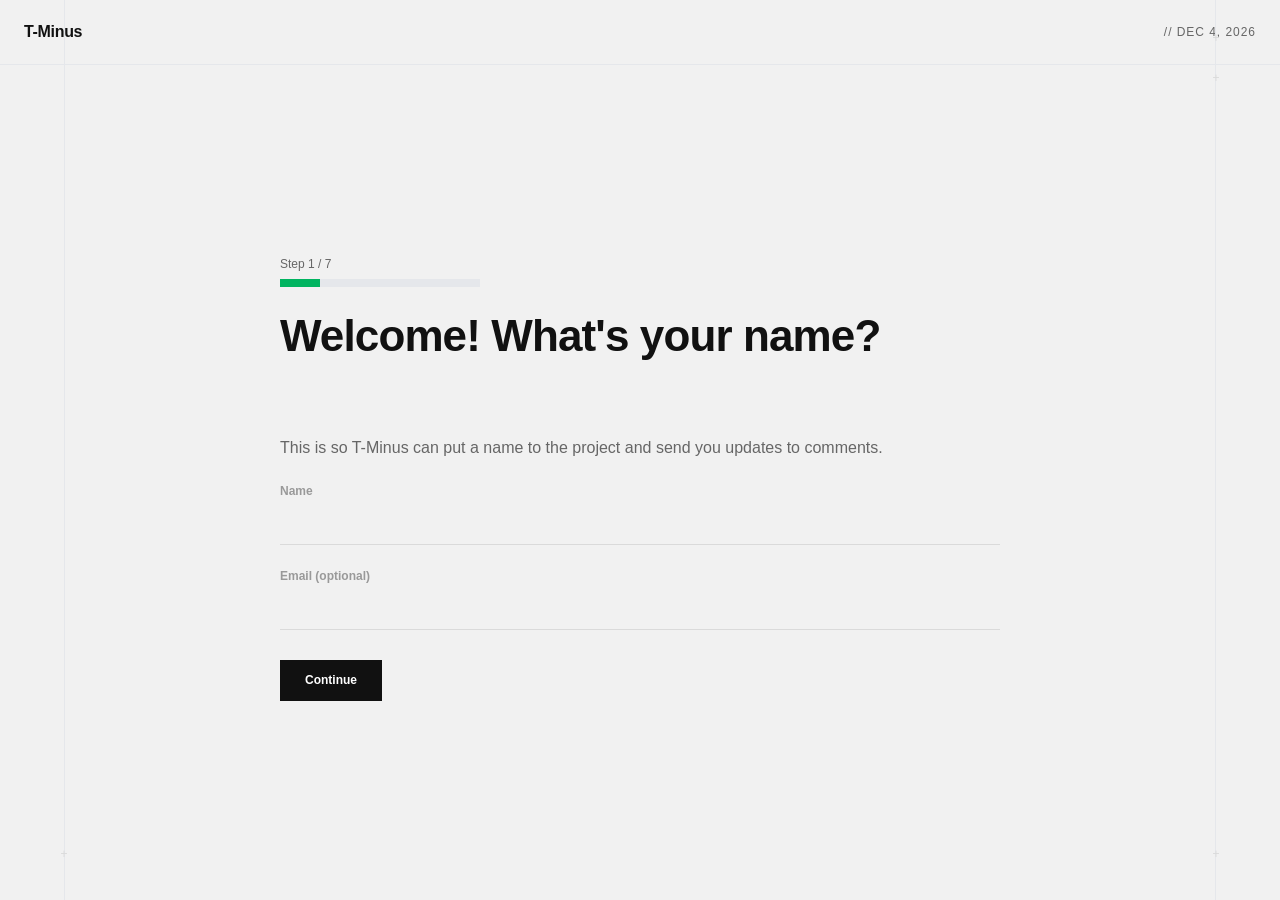
<file: index.html>
<!DOCTYPE html>
<html lang="en">
  <head>
    <meta charset="UTF-8" />
    <meta name="viewport" content="width=device-width, initial-scale=1.0" />
    <title>T-Minus</title>
    <link rel="stylesheet" href="styles.css" />
  </head>
  <body>
    <header class="masthead">
      <div class="masthead-inner">
        <div class="wordmark">
          <span>T-Minus</span>
        </div>
        <span class="masthead-date" id="masthead-date"></span>
      </div>
    </header>

    <!-- ONBOARDING -->
    <main class="screen" id="screen-onboarding">
      <!-- technical-drawing accent: two full-height rules (crossing
           the masthead, viewport-fixed), a pair of crosshairs stacked
           near the top of the right one (echoing the masthead's own
           date tag), and one at the foot of each — purely decorative -->
      <div class="flow-tech-lines" aria-hidden="true">
        <span class="tech-line is-left"></span>
        <span class="tech-line is-right"></span>
        <span class="crosshair head-right-1">+</span>
        <span class="crosshair head-right-2">+</span>
        <span class="crosshair foot-left">+</span>
        <span class="crosshair foot-right">+</span>
      </div>

      <section class="wizard">
        <div class="wizard-head">
          <p class="micro" id="step-index">Step 1 / 7</p>
          <div class="progress" aria-hidden="true">
            <span class="progress-fill" id="progress-fill"></span>
          </div>
          <h1 id="step-title">Welcome! What's your name?</h1>
          <p class="lede" id="step-lede">
            This is so T-Minus can put a name to the project and send you updates to comments.
          </p>
        </div>

        <form id="wizard-form" novalidate>
          <!-- 1 -->
          <fieldset class="step is-active" data-step="1">
            <label class="field">
              <span class="micro">Name</span>
              <input id="in-creator-name" type="text" />
            </label>
            <label class="field">
              <span class="micro">Email (optional)</span>
              <input id="in-creator-email" type="email" />
            </label>
          </fieldset>

          <!-- 2 -->
          <fieldset class="step" data-step="2">
            <label class="field">
              <span class="micro">Github link</span>
              <input id="in-repo" type="url" />
            </label>
            <label class="field">
              <span class="micro-row">
                <span class="micro">GitHub token (required)</span>
                <button type="button" class="info-toggle-btn" id="token-info-toggle" aria-label="Why this is required and how to get one">
                  ⓘ
                </button>
              </span>
              <input id="in-token" type="password" autocomplete="off" />
            </label>
          </fieldset>

          <!-- TOKEN INFO POPOVER (child modal, appears below the token field) -->
          <div class="modal tag-modal is-hidden" id="token-info-modal">
            <div class="modal-head">
              <span class="micro">Getting a token</span>
              <button type="button" class="icon-close-btn" id="token-info-close" aria-label="Close">
                <svg class="icon" viewBox="0 0 24 24" fill="none" stroke="currentColor" stroke-width="1.75" stroke-linecap="round" stroke-linejoin="round" aria-hidden="true"><path d="M18 6 6 18" /><path d="m6 6 12 12" /></svg>
              </button>
            </div>
            <ol class="info-steps">
              <li>
                On GitHub, click your profile photo in the top-right corner, then click
                <strong>Settings</strong>.
              </li>
              <li>
                Scroll all the way to the bottom of the left sidebar and click
                <strong>Developer settings</strong>.
              </li>
              <li>
                Click <strong>Personal access tokens</strong>, then
                <strong>Fine-grained tokens</strong>, then the green
                <strong>Generate new token</strong> button.
                (Direct link:
                <a href="https://github.com/settings/tokens?type=beta" target="_blank" rel="noopener"
                  >github.com/settings/tokens</a
                >)
              </li>
              <li>Give it any name (e.g. "T-Minus") and set an expiration date.</li>
              <li>
                Under <strong>Repository access</strong>, choose
                <strong>Only select repositories</strong> and pick this one.
              </li>
              <li>
                Under <strong>Permissions</strong>, click
                <strong>+ Add permissions</strong>, search for
                <strong>Contents</strong>, and select it.
              </li>
              <li>
                It'll be added with a dropdown next to it — set that to
                <strong>Read and write</strong>.
              </li>
              <li>Scroll down and click <strong>Generate token</strong>.</li>
              <li>
                GitHub shows the token only once — copy it right away, then come back and
                paste it into the field here.
              </li>
            </ol>
            <p class="hint">
              Without it, your comments only exist in your own browser — nobody else on the
              review will ever see them.
            </p>
          </div>

          <!-- EXISTING REVIEW MODAL (surfaced after entering a repo that
               already has a tminus-* branch) -->
          <div class="modal is-hidden" id="existing-review-modal">
            <div class="modal-head">
              <span class="micro">Existing review found</span>
              <button type="button" class="icon-close-btn" id="existing-review-close" aria-label="Close">
                <svg class="icon" viewBox="0 0 24 24" fill="none" stroke="currentColor" stroke-width="1.75" stroke-linecap="round" stroke-linejoin="round" aria-hidden="true"><path d="M18 6 6 18" /><path d="m6 6 12 12" /></svg>
              </button>
            </div>
            <p class="hint">
              This repo already has a review. Join one to see and add to the same
              comments, or start a new one.
            </p>
            <div id="existing-review-list"></div>
            <div class="composer-btns">
              <button type="button" class="btn btn-quiet" id="existing-review-start-new">
                Start a new review instead
              </button>
            </div>
          </div>

          <!-- 3 -->
          <fieldset class="step" data-step="3">
            <label class="field">
              <span class="micro">Prototype file</span>
              <div class="field-row">
                <span id="resolve-status">Searching…</span>
                <button type="button" class="link action-link" id="btn-resolve">Choose file</button>
              </div>
            </label>
            <p class="hint">
              T-Minus looks for index.html at the root (or inside /public, /dist, /build), then
              App.tsx at the root or inside /src, automatically. If it can't find one that way —
              or it found the wrong one — use "Choose file" to pick the right one from the repo.
            </p>
            <p class="warning is-hidden" id="resolve-note"></p>
            <p class="micro is-hidden" id="resolve-repo-label"></p>
          </fieldset>

          <!-- 4 -->
          <fieldset class="step" data-step="4">
            <label class="field">
              <span class="micro">Name (required)</span>
              <input id="in-title" type="text" maxlength="100" />
            </label>
            <p class="hint" id="title-char-count">0/100 characters</p>
          </fieldset>

          <!-- 5 -->
          <fieldset class="step" data-step="5">
            <label class="field">
              <span class="micro">Date</span>
              <input id="in-tzero" type="date" />
            </label>
            <p class="hint">Commenting will close on this day.</p>
          </fieldset>

          <!-- 6 -->
          <fieldset class="step" data-step="6">
            <label class="field">
              <span class="micro">Focus areas (required)</span>
              <div class="checklist" id="brief-checklist"></div>
            </label>
            <button type="button" class="link action-link add-field-link" id="add-brief-field">
              +
              Add focus area
            </button>
          </fieldset>

          <!-- 7 -->
          <fieldset class="step" data-step="7">
            <div class="summary-card">
              <h2 id="summary-title">Review</h2>
              <dl class="spec" id="summary-spec"></dl>
              <div class="summary-focus">
                <p class="micro">Focus areas</p>
                <ul id="summary-focus-list"></ul>
              </div>
            </div>
          </fieldset>

          <div class="wizard-actions">
            <button type="button" class="btn btn-quiet" id="btn-back">Back</button>
            <button type="button" class="btn btn-solid" id="btn-next">Continue</button>
          </div>
          <p class="error micro" id="wizard-error"></p>
        </form>
      </section>
    </main>

    <!-- WORKSPACE -->
    <main class="workspace is-hidden" id="screen-workspace">
      <div class="canvas" id="canvas">
        <!-- the stage always renders at its true 1440x900 size — never
             scaled — so the prototype displays at its original
             dimensions and never reflows on window resize (only the
             visible crop changes); a pin's fractional anchor still
             always points at the same spot on the page. The canvas
             scrolls to reveal the rest when it's bigger than the
             visible area, and centers it when smaller. -->
        <div class="canvas-scroll" id="canvas-scroll">
          <div class="stage" id="stage">
            <iframe
              id="proto-frame"
              class="proto-frame"
              title="Prototype under review"
              referrerpolicy="no-referrer"
            ></iframe>

            <div class="overlay" id="overlay">
              <div class="pin-layer" id="pin-layer"></div>
              <div class="pin-preview is-hidden" id="pin-preview"></div>
            </div>
          </div>
        </div>

        <pre class="source-view is-hidden" id="source-view"><code id="source-code"></code></pre>

        <div class="frame-fallback is-hidden" id="frame-fallback">
          <p class="micro" id="frame-fallback-title">Prototype not reachable</p>
          <p class="sub" id="frame-fallback-body">
            The URL didn't load in a frame. It may block embedding, or it may not be a live,
            browser-accessible build.
          </p>
          <a class="link action-link is-hidden" id="frame-fallback-link" href="#" target="_blank" rel="noopener">
            Open in new tab
          </a>
        </div>

        <!-- floating countdown over the canvas — the T-Minus wordmark
             itself now lives permanently in the masthead above -->
        <div class="canvas-hud">
          <span class="canvas-countdown" id="countdown">00:00:00</span>
        </div>

        <!-- purely decorative — an L-shaped bracket routed clear of
             the HUD, the mode toolbar, and the floating rail (a
             vertical rule joining a bottom rule, meeting each other
             but nothing else), same thin light-grey line as the
             masthead's own border-bottom. Comes after .stage in the
             DOM so it paints above the prototype. -->
        <div class="canvas-tech-lines" aria-hidden="true">
          <span class="tech-line is-left"></span>
          <span class="tech-line is-bottom"></span>
          <span class="crosshair canvas-head-left">+</span>
          <span class="crosshair canvas-foot-right">+</span>
          <span class="tech-dot canvas-mid-left">•</span>
          <span class="tech-label canvas-mid-left">Prototype review</span>
        </div>

        <!-- page tabs — only shown once a review has more than one
             page; comments stay tied to whichever page they were left
             on, pins on the canvas only ever show the active one -->
        <div class="page-tabs is-hidden" id="page-tabs"></div>

        <!-- MODE TOOLBAR -->
        <div class="segmented mode-toolbar" id="mode-toolbar" role="group" aria-label="Review mode">
          <button type="button" class="segmented-btn is-on" id="mode-pointer" aria-label="Pointer">
            <svg class="icon" viewBox="0 0 24 24" fill="none" stroke="currentColor" stroke-width="1.75" stroke-linecap="round" stroke-linejoin="round" aria-hidden="true"><path d="m4 4 7.07 17 2.51-7.39L21 11.07Z" /></svg>
            <span>Pointer</span>
          </button>
          <button type="button" class="segmented-btn" id="mode-comment" aria-label="Comment">
            <svg class="icon" viewBox="0 0 24 24" fill="none" stroke="currentColor" stroke-width="1.75" stroke-linecap="round" stroke-linejoin="round" aria-hidden="true"><path d="M21 15a2 2 0 0 1-2 2H7l-4 4V5a2 2 0 0 1 2-2h14a2 2 0 0 1 2 2z" /></svg>
            <span>Comment</span>
          </button>
          <button type="button" class="segmented-btn" id="mode-inspect" aria-label="Inspect">
            <svg class="icon" viewBox="0 0 24 24" fill="none" stroke="currentColor" stroke-width="1.75" stroke-linecap="round" stroke-linejoin="round" aria-hidden="true"><circle cx="11" cy="11" r="8" /><path d="m21 21-4.3-4.3" /></svg>
            <span>Inspect</span>
          </button>
        </div>

        <!-- inspect-mode hover highlight — positioned in parent-page
             coordinates from the hovered element's rect inside the
             (same-origin) prototype iframe; see wireInspectMode() -->
        <div class="inspect-highlight is-hidden" id="inspect-highlight" aria-hidden="true">
          <span class="inspect-label" id="inspect-label"></span>
        </div>
      </div>

      <!-- FLOATING COMMENT RAIL — 24px off the right edge, its two
           sections (Comments, Ready to go?) each independently
           collapsible; see wireRailSection() in app.js -->
      <aside class="sidebar">
        <div class="sidebar-head">
          <h2 id="review-title">Review</h2>
          <button type="button" class="icon-btn" id="hamburger-btn" aria-label="Menu">
            ☰
          </button>
        </div>

        <div class="sidebar-scroll">
          <section class="rail-section">
            <button type="button" class="rail-section-toggle" id="rail-toggle-comments" aria-expanded="true">
              <svg class="icon rail-chevron" viewBox="0 0 24 24" fill="none" stroke="currentColor" stroke-width="1.75" stroke-linecap="round" stroke-linejoin="round" aria-hidden="true"><path d="m6 9 6 6 6-6" /></svg>
              <span class="comments-heading" id="comments-heading">Comments (0)</span>
            </button>
            <div class="rail-section-body" id="rail-body-comments">
              <div id="threads" class="threads"></div>
            </div>
          </section>

          <section class="rail-section">
            <button type="button" class="rail-section-toggle" id="rail-toggle-vote" aria-expanded="true">
              <svg class="icon rail-chevron" viewBox="0 0 24 24" fill="none" stroke="currentColor" stroke-width="1.75" stroke-linecap="round" stroke-linejoin="round" aria-hidden="true"><path d="m6 9 6 6 6-6" /></svg>
              <span class="micro">Ready to go?</span>
            </button>
            <div class="rail-section-body" id="rail-body-vote">
              <div class="segmented vote-toggle" id="vote-toggle" role="group" aria-label="Go / no-go vote">
                <button type="button" class="segmented-btn" id="vote-go" aria-pressed="false">Go</button>
                <button type="button" class="segmented-btn" id="vote-nogo" aria-pressed="false">No-go</button>
              </div>
            </div>
          </section>
        </div>
      </aside>

      <!-- HAMBURGER MENU (macOS-style dropdown, left-aligned) -->
      <div class="menu-modal is-hidden" id="menu-modal" role="menu">
        <button type="button" class="menu-item" id="share-review" role="menuitem">
          <svg class="icon" viewBox="0 0 24 24" fill="none" stroke="currentColor" stroke-width="1.75" stroke-linecap="round" stroke-linejoin="round" aria-hidden="true"><rect width="14" height="14" x="8" y="8" rx="2" ry="2" /><path d="M4 16c-1.1 0-2-.9-2-2V4c0-1.1.9-2 2-2h10c1.1 0 2 .9 2 2" /></svg>
          <span id="share-review-label">Share</span>
        </button>
        <button type="button" class="menu-item is-hidden" id="open-sitemap" role="menuitem">
          <svg class="icon" viewBox="0 0 24 24" fill="none" stroke="currentColor" stroke-width="1.75" stroke-linecap="round" stroke-linejoin="round" aria-hidden="true"><rect x="16" y="16" width="6" height="6" rx="1" /><rect x="2" y="16" width="6" height="6" rx="1" /><rect x="9" y="2" width="6" height="6" rx="1" /><path d="M5 16v-3a1 1 0 0 1 1-1h12a1 1 0 0 1 1 1v3" /><path d="M12 12V8" /></svg>
          <span>Site map</span>
        </button>
        <button type="button" class="menu-item" id="new-review" role="menuitem">
          <svg class="icon" viewBox="0 0 24 24" fill="none" stroke="currentColor" stroke-width="1.75" stroke-linecap="round" stroke-linejoin="round" aria-hidden="true"><path d="M15 2H6a2 2 0 0 0-2 2v16a2 2 0 0 0 2 2h12a2 2 0 0 0 2-2V7Z" /><path d="M14 2v4a2 2 0 0 0 2 2h4" /><path d="M12 18v-6" /><path d="M9 15h6" /></svg>
          <span>Start a new review</span>
        </button>
      </div>

      <!-- DETAILS / EDIT MODAL -->
      <div class="modal is-hidden" id="details-panel">
        <div class="modal-head">
          <p class="micro">Review details</p>
          <button type="button" class="icon-close-btn" id="close-details" aria-label="Close">
            <svg class="icon" viewBox="0 0 24 24" fill="none" stroke="currentColor" stroke-width="1.75" stroke-linecap="round" stroke-linejoin="round" aria-hidden="true"><path d="M18 6 6 18" /><path d="m6 6 12 12" /></svg>
          </button>
        </div>

        <form id="details-edit">
          <label class="field">
            <span class="micro">Repository</span>
            <input id="edit-repo" type="url" />
          </label>
          <div class="connect-row">
            <p class="hint">Changing this invalidates the current access grant.</p>
            <div class="micro-row">
              <button type="button" class="link action-link" id="edit-resolve">Re-check entry file</button>
              <button type="button" class="link action-link" id="edit-resolve-manual">Choose file</button>
            </div>
          </div>
          <p class="micro" id="edit-resolve-status"></p>

          <label class="field">
            <span class="micro">GitHub token (optional)</span>
            <input id="edit-token" type="password" autocomplete="off" />
          </label>
          <p class="hint">
            Leave blank to keep the current token. Kept only for this browser tab — gone
            once you close it, or after 30 minutes idle.
          </p>

          <label class="field">
            <span class="micro">Live prototype URL</span>
            <input id="edit-url" type="url" />
          </label>
          <p class="warning is-hidden" id="edit-url-warning">
            That looks like a repository page, not a live build. Use a deployed URL instead.
          </p>

          <label class="field">
            <span class="micro">Review name</span>
            <input id="edit-title" type="text" />
          </label>

          <label class="field">
            <span class="micro">T-zero / target launch</span>
            <input id="edit-tzero" type="date" />
          </label>

          <label class="field">
            <span class="micro">Feedback focus</span>
            <div class="checklist" id="edit-brief-checklist"></div>
            <button type="button" class="link action-link add-field-link" id="edit-add-brief-field">+ Add another</button>
          </label>

          <div class="composer-btns">
            <button type="button" class="btn btn-quiet" id="cancel-edit-details">Cancel</button>
            <button type="submit" class="btn btn-solid">Save changes</button>
          </div>
        </form>
      </div>

      <!-- COMMENT COMPOSER MODAL -->
      <form class="composer is-hidden" id="composer">
        <div class="comment-input-row">
          <span class="avatar" id="composer-avatar"></span>
          <div class="comment-input-box">
            <button type="button" class="icon-close-btn composer-close" id="composer-close" aria-label="Close">
              <svg class="icon" viewBox="0 0 24 24" fill="none" stroke="currentColor" stroke-width="1.75" stroke-linecap="round" stroke-linejoin="round" aria-hidden="true"><path d="M18 6 6 18" /><path d="m6 6 12 12" /></svg>
            </button>
            <textarea id="comment-body" rows="1" placeholder="Add a comment"></textarea>
            <div class="comment-input-actions">
              <button type="button" class="emoji-toggle-btn" id="composer-emoji-toggle" aria-label="Insert emoji">
                <svg class="icon" viewBox="0 0 24 24" fill="none" stroke="currentColor" stroke-width="1.75" stroke-linecap="round" stroke-linejoin="round" aria-hidden="true"><circle cx="12" cy="12" r="10" /><path d="M8 14s1.5 2 4 2 4-2 4-2" /><line x1="9" y1="9" x2="9.01" y2="9" /><line x1="15" y1="9" x2="15.01" y2="9" /></svg>
              </button>
              <button type="submit" class="send-btn" id="composer-send" aria-label="Post comment" disabled>
                <svg class="icon" viewBox="0 0 24 24" fill="none" stroke="currentColor" stroke-width="1.75" stroke-linecap="round" stroke-linejoin="round" aria-hidden="true"><path d="m5 12 7-7 7 7" /><path d="M12 19V5" /></svg>
              </button>
            </div>
          </div>
        </div>
      </form>

      <!-- THREAD MODAL (opens on click of a comment row or pin) -->
      <div class="modal thread-modal is-hidden" id="thread-modal">
        <div class="modal-head">
          <span class="micro">Comment</span>
          <div class="modal-head-actions">
            <button type="button" class="icon-close-btn" id="thread-modal-more-toggle" aria-label="More actions">
              <svg class="icon" viewBox="0 0 24 24" fill="none" stroke="currentColor" stroke-width="1.75" stroke-linecap="round" stroke-linejoin="round" aria-hidden="true"><circle cx="12" cy="12" r="1" /><circle cx="19" cy="12" r="1" /><circle cx="5" cy="12" r="1" /></svg>
            </button>
            <button type="button" class="icon-close-btn" id="thread-modal-resolve" aria-label="Resolve">
              <svg class="icon" viewBox="0 0 24 24" fill="none" stroke="currentColor" stroke-width="1.75" stroke-linecap="round" stroke-linejoin="round" aria-hidden="true"><circle cx="12" cy="12" r="10" /><path d="m16 9-5.5 5.5L8 12" /></svg>
            </button>
            <button type="button" class="icon-close-btn" id="close-thread-modal" aria-label="Close">
              <svg class="icon" viewBox="0 0 24 24" fill="none" stroke="currentColor" stroke-width="1.75" stroke-linecap="round" stroke-linejoin="round" aria-hidden="true"><path d="M18 6 6 18" /><path d="m6 6 12 12" /></svg>
            </button>
          </div>
        </div>

        <!-- MORE ACTIONS MENU (child popover, below the ⋯ button) -->
        <div class="menu-modal is-hidden" id="thread-modal-more-menu" role="menu">
          <button type="button" class="menu-item" id="thread-modal-copy-link" role="menuitem">Copy comment link</button>
          <button type="button" class="menu-item" id="thread-modal-mark-unread" role="menuitem">Mark as unread</button>
        </div>

        <div class="thread-top">
          <span class="avatar" id="thread-modal-avatar"></span>
          <p class="thread-author" id="thread-modal-author"></p>
          <span class="thread-dot">·</span>
          <span class="thread-meta" id="thread-modal-meta"></span>
        </div>
        <p class="thread-body" id="thread-modal-text"></p>

        <div class="replies" id="thread-modal-replies"></div>

        <!-- applied tags + reactions live at the bottom of the
             container, right above the reply row that adds more of
             either, rather than up next to the comment text -->
        <div class="thread-tags" id="thread-modal-tags"></div>
        <div class="reactions-row" id="thread-modal-reactions"></div>

        <form class="comment-input-row" id="thread-modal-reply-form">
          <span class="avatar" id="thread-modal-reply-avatar"></span>
          <div class="comment-input-box">
            <textarea id="thread-modal-reply-input" rows="1" placeholder="Reply"></textarea>
            <div class="comment-input-actions">
              <button type="button" class="emoji-toggle-btn" id="thread-modal-emoji-toggle" aria-label="Insert emoji">
                <svg class="icon" viewBox="0 0 24 24" fill="none" stroke="currentColor" stroke-width="1.75" stroke-linecap="round" stroke-linejoin="round" aria-hidden="true"><circle cx="12" cy="12" r="10" /><path d="M8 14s1.5 2 4 2 4-2 4-2" /><line x1="9" y1="9" x2="9.01" y2="9" /><line x1="15" y1="9" x2="15.01" y2="9" /></svg>
              </button>
              <button type="button" class="tag-toggle-btn" id="thread-modal-tag-toggle" aria-label="Tags">
                <svg class="icon" viewBox="0 0 24 24" fill="none" stroke="currentColor" stroke-width="1.75" stroke-linecap="round" stroke-linejoin="round" aria-hidden="true"><path d="M12.586 2.586A2 2 0 0 0 11.172 2H4a2 2 0 0 0-2 2v7.172a2 2 0 0 0 .586 1.414l8.704 8.704a2.426 2.426 0 0 0 3.42 0l6.58-6.58a2.426 2.426 0 0 0 0-3.42z" /><circle cx="7.5" cy="7.5" r=".5" fill="currentColor" /></svg>
              </button>
              <button type="submit" class="send-btn" id="thread-modal-reply-send" aria-label="Send reply" disabled>
                <svg class="icon" viewBox="0 0 24 24" fill="none" stroke="currentColor" stroke-width="1.75" stroke-linecap="round" stroke-linejoin="round" aria-hidden="true"><path d="m5 12 7-7 7 7" /><path d="M12 19V5" /></svg>
              </button>
            </div>
          </div>
        </form>
      </div>

      <!-- THREAD TAG PICKER (child modal, appears below the thread modal) -->
      <div class="modal tag-modal is-hidden" id="thread-tag-modal">
        <div class="modal-head">
          <span class="micro">Tags</span>
          <button type="button" class="icon-close-btn" id="thread-tag-modal-close" aria-label="Close">
            <svg class="icon" viewBox="0 0 24 24" fill="none" stroke="currentColor" stroke-width="1.75" stroke-linecap="round" stroke-linejoin="round" aria-hidden="true"><path d="M18 6 6 18" /><path d="m6 6 12 12" /></svg>
          </button>
        </div>
        <div class="tag-options" id="thread-modal-tag-options"></div>
        <div class="tag-add-row">
          <input type="text" id="thread-modal-tag-input" maxlength="24" />
          <button type="button" class="link micro" id="thread-modal-tag-add">Add</button>
        </div>
      </div>

      <!-- REACTION PICKER (child modal, appears below the reactions row's + button) -->
      <div class="modal reaction-picker is-hidden" id="reaction-picker-modal">
        <div class="reaction-picker-options" id="reaction-picker-options"></div>
      </div>

      <!-- EMOJI INSERT PICKER (child modal, appears below either 😊 button) —
           distinct from the reaction picker above: this inserts a character
           into whichever textarea's 😊 button opened it, rather than
           tallying a reaction on an existing comment -->
      <div class="modal reaction-picker is-hidden" id="emoji-insert-modal">
        <div class="reaction-picker-options" id="emoji-insert-options"></div>
      </div>

      <!-- lives inside screen-workspace (rather than as a page-level
           sibling) so it shares this screen's stacking context: that's
           what lets menu-modal / composer-tag-modal / thread-tag-modal
           paint above it even though screen-workspace itself is a
           position:fixed stacking-context root. -->
      <div class="click-catcher is-hidden" id="click-catcher-workspace"></div>
    </main>

    <!-- catches the dismiss-click for onboarding-only popovers
         (token-info-modal, existing-review-modal). Kept outside both
         screens so it works regardless of which one is active; it must
         stay separate from click-catcher-workspace above since a
         catcher outside screen-workspace's stacking context can never
         be outranked by a popover inside it. -->
    <div class="click-catcher is-hidden" id="click-catcher"></div>

    <!-- MANUAL FILE PICKER — fallback for when the naming-convention
         auto-detect can't find a build. Opened from either the wizard
         (screen-onboarding) or the Details panel (screen-workspace), so
         it's a top-level element with a z-index high enough to clear
         both screens outright, rather than living inside either one. -->
    <div class="modal is-hidden" id="file-picker-modal">
      <div class="modal-head">
        <span class="micro">Choose file</span>
        <button type="button" class="icon-close-btn" id="file-picker-close" aria-label="Close">
          <svg class="icon" viewBox="0 0 24 24" fill="none" stroke="currentColor" stroke-width="1.75" stroke-linecap="round" stroke-linejoin="round" aria-hidden="true"><path d="M18 6 6 18" /><path d="m6 6 12 12" /></svg>
        </button>
      </div>
      <div class="file-picker-list" id="file-picker-list"></div>
    </div>

    <!-- ADD PAGE MODAL — names a new page and points it at a file in
         the same repo, reusing the existing file picker rather than a
         separate lookup flow -->
    <div class="modal is-hidden" id="page-add-modal">
      <div class="modal-head">
        <span class="micro">Add page</span>
        <button type="button" class="icon-close-btn" id="page-add-close" aria-label="Close">
          <svg class="icon" viewBox="0 0 24 24" fill="none" stroke="currentColor" stroke-width="1.75" stroke-linecap="round" stroke-linejoin="round" aria-hidden="true"><path d="M18 6 6 18" /><path d="m6 6 12 12" /></svg>
        </button>
      </div>
      <label class="field">
        <span class="micro">Page name</span>
        <input id="page-add-label" type="text" maxlength="40" placeholder="e.g. Checkout" />
      </label>
      <button type="button" class="btn btn-solid" id="page-add-choose-file">Choose file…</button>
      <p class="micro" id="page-add-status"></p>
    </div>

    <!-- SITE MAP — every page as a card, with lines drawn between any
         two pages where one's html has an <a href> pointing at the
         other's resolved path (see detectPageLinks() in app.js) -->
    <div class="modal sitemap-modal is-hidden" id="sitemap-modal">
      <div class="modal-head">
        <span class="micro">Site map</span>
        <button type="button" class="icon-close-btn" id="sitemap-close" aria-label="Close">
          <svg class="icon" viewBox="0 0 24 24" fill="none" stroke="currentColor" stroke-width="1.75" stroke-linecap="round" stroke-linejoin="round" aria-hidden="true"><path d="M18 6 6 18" /><path d="m6 6 12 12" /></svg>
        </button>
      </div>
      <p class="micro sitemap-hint">Pages, and the links detected between them. Click a page to jump to it.</p>
      <div class="sitemap-wrap" id="sitemap-wrap">
        <svg class="sitemap-lines" id="sitemap-lines">
          <defs>
            <marker id="sitemap-arrow" viewBox="0 0 10 10" refX="9" refY="5" markerWidth="6" markerHeight="6" orient="auto-start-reverse">
              <path class="sitemap-arrowhead" d="M0 0 L10 5 L0 10 z" />
            </marker>
          </defs>
        </svg>
        <div class="sitemap-cards" id="sitemap-cards"></div>
      </div>
    </div>

    <template id="tpl-thread">
      <article class="thread">
        <div class="thread-top">
          <span class="avatar"></span>
          <p class="thread-author"></p>
          <span class="thread-dot">·</span>
          <span class="thread-meta"></span>
        </div>
        <p class="thread-body"></p>
        <div class="thread-tags"></div>
      </article>
    </template>

    <script src="app.js"></script>
  </body>
</html>
</file>
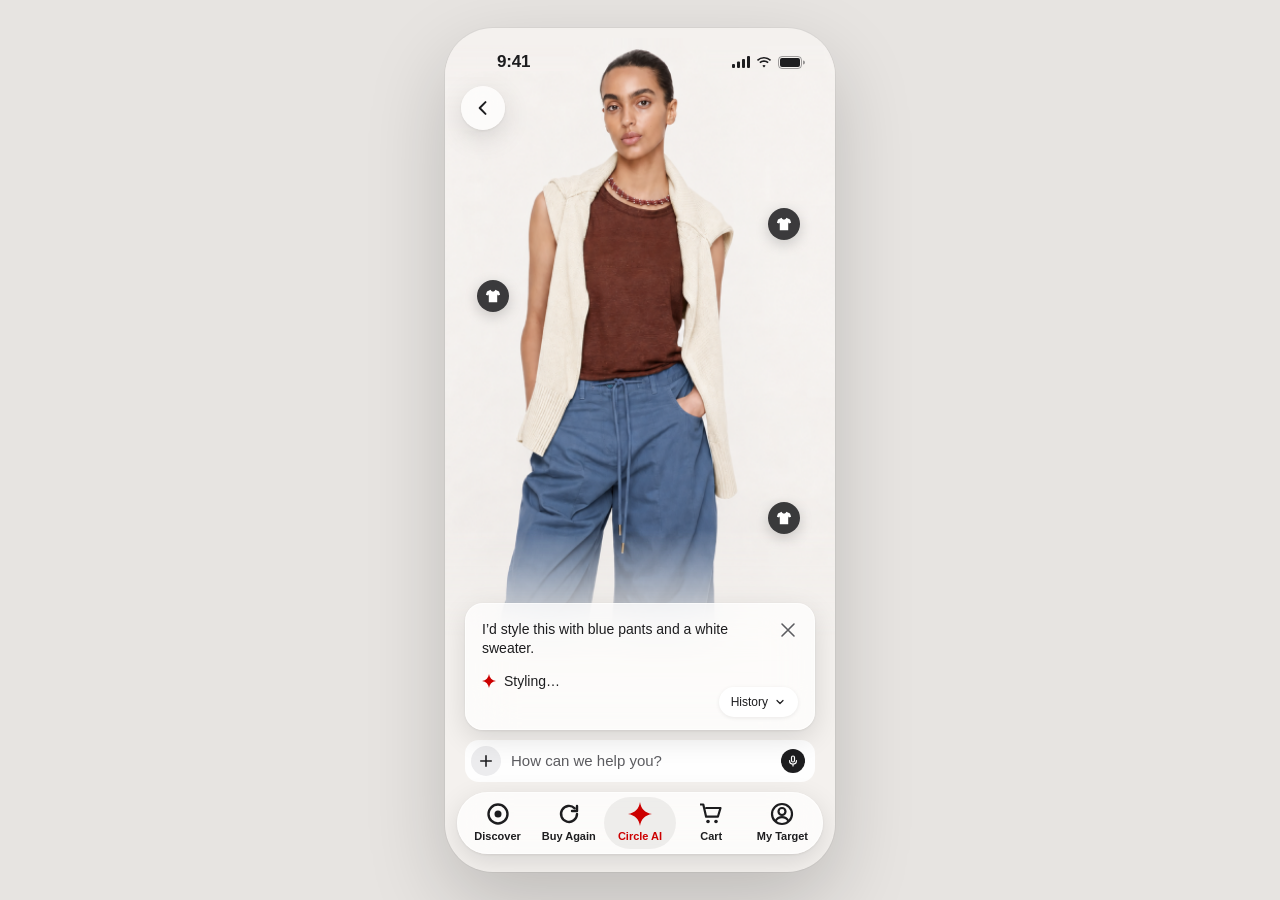
<file: prototypes/circle-ai-styling/index.html>
<!DOCTYPE html>
<html lang="en">
  <head>
    <meta charset="UTF-8" />
    <meta name="viewport" content="width=device-width, initial-scale=1.0, viewport-fit=cover" />
    <title>Circle AI Styling</title>
    <style>
      :root {
        --bg: #f4f1ee;
        --ink: #1d1d1f;
        --ink-2: #5c5c60;
        --red: #cc0000;
        --chip: rgba(28, 28, 30, 0.86);
        --glass: rgba(255, 255, 255, 0.72);
        --hair: rgba(0, 0, 0, 0.08);
        --shadow: 0 8px 28px rgba(0, 0, 0, 0.12), 0 1px 3px rgba(0, 0, 0, 0.08);
        --ease: cubic-bezier(0.32, 0.72, 0, 1);
      }

      * { box-sizing: border-box; margin: 0; padding: 0; }

      html, body { height: 100%; }

      body {
        background: #e7e4e1;
        color: var(--ink);
        font: 15px/1.35 -apple-system, BlinkMacSystemFont, "SF Pro Text", "Helvetica Neue", Arial, sans-serif;
        -webkit-font-smoothing: antialiased;
        display: grid;
        place-items: center;
      }

      button { font: inherit; color: inherit; background: none; border: 0; cursor: pointer; }
      svg { display: block; }

      /* ---------- device ---------- */
      .phone {
        position: relative;
        width: 390px;
        height: 844px;
        background: var(--bg);
        border-radius: 48px;
        overflow: hidden;
        box-shadow: 0 30px 80px rgba(0, 0, 0, 0.18), 0 0 0 1px rgba(0, 0, 0, 0.04);
        isolation: isolate;
      }

      @media (max-width: 430px), (max-height: 860px) and (max-width: 500px) {
        body { display: block; background: var(--bg); }
        .phone { width: 100%; height: 100dvh; border-radius: 0; box-shadow: none; }
      }

      /* ---------- status bar ---------- */
      .status {
        position: absolute; inset: 0 0 auto 0; height: 54px;
        display: flex; align-items: center; justify-content: space-between;
        padding: 14px 30px 0 52px;
        font-weight: 600; font-size: 17px; letter-spacing: -0.2px;
        z-index: 5; pointer-events: none;
      }
      .status-icons { display: flex; gap: 6px; align-items: center; }

      /* ---------- hero ---------- */
      .hero {
        position: absolute; inset: 0 0 auto 0;
        /* photo is 378×582 — keep its aspect so hotspot %s stay pinned */
        aspect-ratio: 378 / 582;
        margin-top: 10px;
      }
      .hero img {
        width: 100%; height: 100%; object-fit: cover; display: block;
        -webkit-mask-image: linear-gradient(#000 82%, transparent);
                mask-image: linear-gradient(#000 82%, transparent);
        user-select: none; -webkit-user-drag: none;
      }

      .back {
        position: absolute; top: 58px; left: 16px; z-index: 6;
        width: 44px; height: 44px; border-radius: 50%;
        display: grid; place-items: center;
        background: var(--glass);
        backdrop-filter: blur(16px) saturate(1.6);
        -webkit-backdrop-filter: blur(16px) saturate(1.6);
        box-shadow: var(--shadow);
      }

      /* ---------- hotspots ---------- */
      .hotspots { position: absolute; inset: 0; pointer-events: none; }
      .hotspot {
        --size: 32px;
        position: absolute;
        top: var(--y);
        transform: translateY(-50%);
        z-index: 4;
        display: flex; align-items: center;
        height: var(--size);
        min-width: var(--size);
        padding: 0;
        border-radius: 999px;
        background: var(--chip);
        color: #fff;
        backdrop-filter: blur(14px);
        -webkit-backdrop-filter: blur(14px);
        box-shadow: 0 4px 14px rgba(0, 0, 0, 0.18);
        pointer-events: auto;
        transition: height 0.42s var(--ease), box-shadow 0.3s, opacity 0.3s;
        -webkit-tap-highlight-color: transparent;
      }
      /* anchor the dot at its spot; the pill grows inward, toward the item */
      .hotspot[data-side="left"]  { left:  calc(var(--x) - var(--size) / 2); }
      .hotspot[data-side="right"] { right: calc(100% - var(--x) - var(--size) / 2); flex-direction: row-reverse; }

      .hotspot-icon {
        flex: 0 0 var(--size);
        width: var(--size); height: var(--size);
        display: grid; place-items: center;
        transition: flex-basis 0.42s var(--ease), width 0.42s var(--ease), height 0.42s var(--ease);
      }

      .hotspot-label {
        display: grid;
        max-width: 0;
        opacity: 0;
        overflow: hidden;
        white-space: nowrap;
        text-align: left;
        transition: max-width 0.42s var(--ease), opacity 0.2s, padding 0.42s var(--ease);
      }
      .hotspot[data-side="right"] .hotspot-label { text-align: right; }
      .hotspot-name  { font-size: 13px; font-weight: 600; letter-spacing: -0.1px; }
      .hotspot-meta  { font-size: 12px; color: rgba(255, 255, 255, 0.7); }
      .hotspot-meta b { color: #fff; font-weight: 600; }

      .hotspot-add {
        flex: 0 0 auto;
        width: 0; height: 28px; margin: 0;
        border-radius: 50%;
        display: grid; place-items: center;
        background: #fff; color: var(--ink);
        opacity: 0; overflow: hidden;
        transform: scale(0.6);
        transition: width 0.42s var(--ease), margin 0.42s var(--ease), opacity 0.2s, transform 0.42s var(--ease), background 0.2s;
      }

      /* expanded */
      .hotspot.is-open { --size: 32px; height: 48px; box-shadow: 0 10px 30px rgba(0, 0, 0, 0.28); }
      .hotspot.is-open .hotspot-icon { flex-basis: 40px; width: 40px; }
      .hotspot.is-open .hotspot-label { max-width: 220px; opacity: 1; transition-delay: 0s, 0.1s, 0s; }
      .hotspot.is-open .hotspot-add {
        width: 28px; margin: 0 10px; opacity: 1; transform: scale(1);
        transition-delay: 0s, 0s, 0.12s, 0s, 0s;
      }
      .hotspot.is-added .hotspot-add { background: #2e7d32; color: #fff; }

      /* idle pulse — subtle "there's something here" */
      .hotspot::after {
        content: ""; position: absolute; inset: 0; border-radius: inherit;
        box-shadow: 0 0 0 0 rgba(255, 255, 255, 0.55);
        animation: ping 2.8s var(--ease) infinite;
        animation-delay: var(--delay, 0s);
        pointer-events: none;
      }
      .hotspot.is-open::after, .hotspots.has-open .hotspot::after { animation: none; }
      .hotspots.has-open .hotspot:not(.is-open) { opacity: 0.55; }
      @keyframes ping {
        0%   { box-shadow: 0 0 0 0 rgba(255, 255, 255, 0.6); }
        70%, 100% { box-shadow: 0 0 0 10px rgba(255, 255, 255, 0); }
      }
      .hotspot:focus-visible { outline: 2px solid #fff; outline-offset: 3px; }

      /* ---------- bottom sheet ---------- */
      .dock {
        position: absolute; inset: auto 12px 18px 12px; z-index: 6;
        display: flex; flex-direction: column; gap: 10px;
      }

      .glass {
        background: var(--glass);
        backdrop-filter: blur(24px) saturate(1.8);
        -webkit-backdrop-filter: blur(24px) saturate(1.8);
        box-shadow: var(--shadow);
        border: 1px solid rgba(255, 255, 255, 0.6);
      }

      .card {
        position: relative;
        margin: 0 8px;
        padding: 16px 16px 12px;
        border-radius: 18px;
        transition: opacity 0.3s, transform 0.4s var(--ease);
      }
      .card.is-hidden { opacity: 0; transform: translateY(12px); pointer-events: none; }
      .card p { font-size: 14px; padding-right: 32px; }
      .card-close { position: absolute; top: 10px; right: 10px; width: 32px; height: 32px; display: grid; place-items: center; color: var(--ink-2); }
      .card-status { display: flex; align-items: center; gap: 8px; margin-top: 14px; font-size: 14px; }
      .card-status .spark { color: var(--red); }
      .shimmer {
        background: linear-gradient(90deg, var(--ink) 0%, var(--ink) 40%, #b9b9bd 50%, var(--ink) 60%, var(--ink) 100%);
        background-size: 250% 100%;
        -webkit-background-clip: text; background-clip: text; color: transparent;
        animation: shimmer 1.8s linear infinite;
      }
      @keyframes shimmer { from { background-position: 100% 0; } to { background-position: -150% 0; } }
      .history {
        display: flex; align-items: center; gap: 6px;
        margin: -4px 0 0 auto; width: fit-content;
        padding: 7px 12px; border-radius: 999px;
        background: #fff; font-size: 12px; font-weight: 500;
        box-shadow: 0 1px 4px rgba(0, 0, 0, 0.08);
      }

      .ask {
        margin: 0 8px;
        display: flex; align-items: center; gap: 10px;
        height: 42px; padding: 0 6px;
        border-radius: 14px;
        background: rgba(255, 255, 255, 0.92);
      }
      .ask-btn { width: 30px; height: 30px; border-radius: 50%; display: grid; place-items: center; flex: none; }
      .ask-btn.plus { background: #ececee; }
      .ask-btn.mic  { background: var(--ink); color: #fff; width: 24px; height: 24px; margin-right: 4px; }
      .ask input {
        flex: 1; min-width: 0; border: 0; outline: 0; background: transparent;
        font: inherit; font-size: 15px; color: var(--ink);
      }
      .ask input::placeholder { color: var(--ink-2); }

      .tabbar {
        display: grid; grid-template-columns: repeat(5, 1fr);
        height: 62px; padding: 4px; border-radius: 999px;
      }
      .tab {
        position: relative;
        display: flex; flex-direction: column; align-items: center; justify-content: center; gap: 3px;
        font-size: 11px; font-weight: 600; border-radius: 999px;
      }
      .tab.is-on { color: var(--red); background: rgba(0, 0, 0, 0.06); }
      .badge {
        position: absolute; top: 6px; left: calc(50% + 6px);
        min-width: 16px; height: 16px; padding: 0 4px; border-radius: 8px;
        background: var(--red); color: #fff; font-size: 10px; line-height: 16px; text-align: center;
        transform: scale(0); transition: transform 0.35s var(--ease);
      }
      .badge.is-on { transform: scale(1); }
      .badge.bump { animation: bump 0.4s var(--ease); }
      @keyframes bump { 50% { transform: scale(1.35); } }

      @media (prefers-reduced-motion: reduce) {
        *, *::after { animation: none !important; transition-duration: 0.01ms !important; }
      }
    </style>
  </head>
  <body>
    <div class="phone">
      <div class="status" aria-hidden="true">
        <span>9:41</span>
        <span class="status-icons">
          <svg width="18" height="12" viewBox="0 0 18 12" fill="currentColor"><rect x="0" y="8" width="3" height="4" rx="1"/><rect x="5" y="5.5" width="3" height="6.5" rx="1"/><rect x="10" y="3" width="3" height="9" rx="1"/><rect x="15" y="0" width="3" height="12" rx="1"/></svg>
          <svg width="16" height="12" viewBox="0 0 16 12" fill="currentColor"><path d="M8 2.6c2.3 0 4.4.9 6 2.4l1.1-1.2A10.4 10.4 0 0 0 8 1 10.4 10.4 0 0 0 .9 3.8L2 5a8.7 8.7 0 0 1 6-2.4Zm0 3.3c1.4 0 2.6.5 3.6 1.4l1.1-1.2A6.8 6.8 0 0 0 8 4.3a6.8 6.8 0 0 0-4.7 1.8l1.1 1.2c1-.9 2.2-1.4 3.6-1.4Zm0 3.2c-.6 0-1.2.2-1.6.6L8 11.4l1.6-1.7c-.4-.4-1-.6-1.6-.6Z"/></svg>
          <svg width="27" height="13" viewBox="0 0 27 13"><rect x=".5" y=".5" width="23" height="12" rx="3.5" fill="none" stroke="currentColor" opacity=".4"/><rect x="2" y="2" width="20" height="9" rx="2" fill="currentColor"/><path d="M25 4.5v4a2 2 0 0 0 0-4Z" fill="currentColor" opacity=".45"/></svg>
        </span>
      </div>

      <button class="back" aria-label="Back">
        <svg width="20" height="20" viewBox="0 0 24 24" fill="none" stroke="currentColor" stroke-width="2.4" stroke-linecap="round" stroke-linejoin="round"><path d="M15 5l-7 7 7 7"/></svg>
      </button>

      <div class="hero">
        <img src="assets/model.png" alt="Model wearing a cream knit sweater vest, rust linen tank and blue drawstring pants" />
        <!-- hotspots are injected from ITEMS below so copy lives in one place -->
        <div class="hotspots" id="hotspots"></div>
      </div>

      <div class="dock">
        <section class="card glass" id="ai-card" aria-live="polite">
          <p id="ai-message">I’d style this with blue pants and a white sweater.</p>
          <button class="card-close" id="ai-close" aria-label="Dismiss">
            <svg width="16" height="16" viewBox="0 0 16 16" stroke="currentColor" stroke-width="1.6" stroke-linecap="round"><path d="M2 2l12 12M14 2L2 14"/></svg>
          </button>
          <div class="card-status">
            <svg class="spark" width="14" height="14" viewBox="0 0 24 24" fill="currentColor"><path d="M12 0c.9 6.6 4.9 10.8 12 12-7.1 1.2-11.1 5.4-12 12-.9-6.6-4.9-10.8-12-12C7.1 10.8 11.1 6.6 12 0Z"/></svg>
            <span class="shimmer" id="ai-status">Styling…</span>
          </div>
          <button class="history">History
            <svg width="12" height="12" viewBox="0 0 24 24" fill="none" stroke="currentColor" stroke-width="2.4" stroke-linecap="round" stroke-linejoin="round"><path d="M6 9l6 6 6-6"/></svg>
          </button>
        </section>

        <label class="ask">
          <span class="ask-btn plus" aria-hidden="true">
            <svg width="14" height="14" viewBox="0 0 16 16" stroke="currentColor" stroke-width="1.8" stroke-linecap="round"><path d="M8 2v12M2 8h12"/></svg>
          </span>
          <input type="text" placeholder="How can we help you?" aria-label="Ask Circle AI" />
          <span class="ask-btn mic" aria-hidden="true">
            <svg width="12" height="12" viewBox="0 0 24 24" fill="none" stroke="currentColor" stroke-width="2.4" stroke-linecap="round"><rect x="9" y="2" width="6" height="12" rx="3"/><path d="M5 11a7 7 0 0 0 14 0M12 18v4"/></svg>
          </span>
        </label>

        <nav class="tabbar glass" aria-label="Primary">
          <button class="tab">
            <svg width="24" height="24" viewBox="0 0 24 24" fill="none" stroke="currentColor" stroke-width="2.4"><circle cx="12" cy="12" r="9.5"/><circle cx="12" cy="12" r="3.5" fill="currentColor" stroke="none"/></svg>
            Discover
          </button>
          <button class="tab">
            <svg width="24" height="24" viewBox="0 0 24 24" fill="none" stroke="currentColor" stroke-width="2.4" stroke-linecap="round" stroke-linejoin="round"><path d="M20 12a8 8 0 1 1-2.3-5.7"/><path d="M20 4v5h-5"/></svg>
            Buy Again
          </button>
          <button class="tab is-on" aria-current="page">
            <svg width="24" height="24" viewBox="0 0 24 24" fill="currentColor"><path d="M12 0c.9 6.6 4.9 10.8 12 12-7.1 1.2-11.1 5.4-12 12-.9-6.6-4.9-10.8-12-12C7.1 10.8 11.1 6.6 12 0Z"/></svg>
            Circle AI
          </button>
          <button class="tab">
            <svg width="24" height="24" viewBox="0 0 24 24" fill="currentColor"><path d="M1 2.5h3.3l2.8 12.2h11.8L21.5 6H6.4" fill="none" stroke="currentColor" stroke-width="2.2" stroke-linejoin="round"/><circle cx="9" cy="19.5" r="1.8"/><circle cx="17" cy="19.5" r="1.8"/></svg>
            <span class="badge" id="cart-badge">0</span>
            Cart
          </button>
          <button class="tab">
            <svg width="24" height="24" viewBox="0 0 24 24" fill="none" stroke="currentColor" stroke-width="2.2"><circle cx="12" cy="12" r="10"/><circle cx="12" cy="9.5" r="3.5"/><path d="M5.5 19c1.6-2.6 4-3.8 6.5-3.8s4.9 1.2 6.5 3.8"/></svg>
            My Target
          </button>
        </nav>
      </div>
    </div>

    <script>
      // x/y are % of the photo, pointing at the garment. `side` is which
      // edge the dot is anchored to — the pill unfurls the other way.
      const ITEMS = [
        { id: "vest",  x: 12.4, y: 43, side: "left",  name: "Ribbed Knit Sweater Vest", color: "Cream",          price: "$30" },
        { id: "tank",  x: 87,   y: 31, side: "right", name: "Linen Crewneck Tank",      color: "Rust",           price: "$15" },
        { id: "pants", x: 87,   y: 80, side: "right", name: "Drawstring Barrel-Leg Pant", color: "Chambray Blue", price: "$35" },
      ];

      const shirt = `<svg width="16" height="16" viewBox="0 0 24 24" fill="currentColor"><path d="M8.5 2.5 3 5.2 1.3 10l3.4 1.4 1-2.2V21.5h12.6V9.2l1 2.2L22.7 10 21 5.2l-5.5-2.7c-.3 1.6-1.8 2.8-3.5 2.8s-3.2-1.2-3.5-2.8Z"/></svg>`;
      const plus  = `<svg width="12" height="12" viewBox="0 0 16 16" stroke="currentColor" stroke-width="2" stroke-linecap="round"><path d="M8 2v12M2 8h12"/></svg>`;
      const check = `<svg width="12" height="12" viewBox="0 0 16 16" fill="none" stroke="currentColor" stroke-width="2.2" stroke-linecap="round" stroke-linejoin="round"><path d="M3 8.5l3.2 3L13 4.5"/></svg>`;

      const layer = document.getElementById("hotspots");
      const badge = document.getElementById("cart-badge");
      const aiMsg = document.getElementById("ai-message");
      const aiStatus = document.getElementById("ai-status");
      const card = document.getElementById("ai-card");
      let cart = 0;

      ITEMS.forEach((item, i) => {
        const el = document.createElement("button");
        el.className = "hotspot";
        el.dataset.side = item.side;
        el.style.setProperty("--x", item.x + "%");
        el.style.setProperty("--y", item.y + "%");
        el.style.setProperty("--delay", i * 0.6 + "s");
        el.setAttribute("aria-expanded", "false");
        el.setAttribute("aria-label", `${item.name}, ${item.color}, ${item.price}`);
        el.innerHTML = `
          <span class="hotspot-icon">${shirt}</span>
          <span class="hotspot-label">
            <span class="hotspot-name">${item.name}</span>
            <span class="hotspot-meta">${item.color} · <b>${item.price}</b></span>
          </span>
          <span class="hotspot-add" role="button" aria-label="Add ${item.name} to cart">${plus}</span>`;

        el.addEventListener("click", (e) => {
          e.stopPropagation();
          if (e.target.closest(".hotspot-add") && el.classList.contains("is-open")) {
            addToCart(el, item);
          } else if (e.pointerType === "mouse") {
            open(el, item); // hover already opened it — a click shouldn't slam it shut
          } else {
            toggle(el, item); // touch + keyboard
          }
        });
        // hover-capable pointers get a peek; touch relies on tap
        el.addEventListener("pointerenter", (e) => { if (e.pointerType === "mouse") open(el, item); });
        layer.appendChild(el);
      });

      function open(el, item) {
        layer.querySelectorAll(".hotspot.is-open").forEach((o) => o !== el && close(o));
        el.classList.add("is-open");
        el.setAttribute("aria-expanded", "true");
        layer.classList.add("has-open");
        say(`The ${item.color.toLowerCase()} ${item.name.toLowerCase()} anchors this look.`, "Finding pairings…");
      }

      function close(el) {
        el.classList.remove("is-open");
        el.setAttribute("aria-expanded", "false");
        if (!layer.querySelector(".is-open")) layer.classList.remove("has-open");
      }

      function toggle(el, item) {
        el.classList.contains("is-open") ? close(el) : open(el, item);
      }

      function closeAll() { layer.querySelectorAll(".hotspot.is-open").forEach(close); }

      function addToCart(el, item) {
        if (el.classList.contains("is-added")) return;
        el.classList.add("is-added");
        el.querySelector(".hotspot-add").innerHTML = check;
        cart++;
        badge.textContent = cart;
        badge.classList.add("is-on");
        badge.classList.remove("bump"); void badge.offsetWidth; badge.classList.add("bump");
        say(`Added the ${item.name.toLowerCase()} to your cart.`, "Styling…");
      }

      function say(msg, status) {
        card.classList.remove("is-hidden");
        aiMsg.textContent = msg;
        aiStatus.textContent = status;
      }

      document.querySelector(".phone").addEventListener("click", (e) => {
        if (!e.target.closest(".hotspot")) closeAll();
      });
      layer.addEventListener("pointerleave", (e) => { if (e.pointerType === "mouse") closeAll(); });
      document.addEventListener("keydown", (e) => { if (e.key === "Escape") closeAll(); });
      document.getElementById("ai-close").addEventListener("click", (e) => {
        e.stopPropagation();
        card.classList.add("is-hidden");
      });
    </script>
  </body>
</html>
</file>
<file: styles.css>
:root {
  /* exact palette per handed-off spec */
  --paper: #f1f1f1; /* wizard page background */
  --canvas-bg: #f7f7f7; /* workspace canvas background (distinct, slightly darker) */
  --white: #ffffff;
  --ink: #111111;
  --ink-rgb: 17, 17, 17;
  --ink-2: #666666;
  --label-color: #999999;
  --line: #e5e7eb; /* navbar / structural divider */
  --line-2: #dadada; /* input underline / hairline row divider */
  --blue: #006bef; /* action-link color (Find build, Edit, Add focus area) */
  --green: #00b460; /* progress fill, avatar, Ready to Launch */
  --indigo: #4400ff;
  --cyan: #009dd2;
  --amber: #ffae0d;
  --red: #e30039;
  --red-orange: #e8491d; /* No-go, once cast — distinct from --red's crimson (errors/blockers) */
  --radius-btn: 6px;

  --sans: "Helvetica for Target", "Helvetica Neue", Helvetica, Arial, sans-serif;
  --mono: "Helvetica for Target", "Helvetica Neue", ui-monospace, Menlo, monospace;

  /* type scale — kept to 6 sizes on purpose. Default color per size:
     micro/small default to ink-2 (labels, meta, hints, secondary
     info); body and up default to ink (primary content, headings).
     Deviations (a name, a button, a tag's own color, an error/link
     accent) are deliberate, not inconsistency. */
  --fs-wizard-h1: 44px; /* the one "hero" size — the big onboarding question */
  --fs-h4: 24px; /* the one section-heading size — summary card title */
  --fs-body-lg: 20px; /* comfortable-typing size — focus-area inputs only */
  --fs-body: 16px; /* primary reading size — most content */
  --fs-small: 14px; /* secondary headings — comments count, canvas HUD, source code */
  --fs-micro: 12px; /* labels, meta, chips — everything else */

  --sp-1: 4px;
  --sp-2: 8px;
  --sp-3: 12px;
  --sp-4: 16px;
  --sp-5: 20px;
  --sp-6: 24px;
  --sp-7: 28px;
  --sp-8: 32px;
  --sp-9: 36px;
  --sp-10: 40px;
  --sp-12: 48px;
  --sp-14: 56px;
  --sp-16: 64px;
  --sp-20: 80px;
}

* {
  box-sizing: border-box;
}

html,
body {
  margin: 0;
  background: var(--paper);
  color: var(--ink);
  font-family: var(--sans);
  font-size: var(--fs-body);
  -webkit-font-smoothing: antialiased;
}

/* the masthead is a permanent top bar on both screens — the wizard
   scrolls beneath it same as before, and the workspace (see .workspace
   below) now occupies the remaining height rather than covering it */
body {
  display: flex;
  flex-direction: column;
  min-height: 100vh;
}

.masthead {
  flex: none;
}

h1,
h2,
h3,
h4,
p,
dd,
dl,
fieldset {
  margin: 0;
}

fieldset {
  border: 0;
  padding: 0;
  min-width: 0;
}

button,
input,
textarea {
  font: inherit;
  color: inherit;
}

.micro {
  font-family: var(--sans);
  font-size: var(--fs-micro);
  color: var(--ink-2);
}

.is-hidden {
  display: none !important;
}

/* some icon-bearing buttons/spans are plain system symbols/emoji
   (sized via font-size, since there's no element to hang a width/
   height on); others — the comment modal's chrome (close/more/
   resolve/tag/emoji-insert/send) — use a real geometric SVG glyph
   instead, sized by .icon below, for a crisper match to the app's
   own stroke-based visual language */
.info-toggle-btn,
.icon-btn,
.icon-close-btn,
.tag-toggle-btn,
.emoji-toggle-btn,
.send-btn,
.reaction-add-btn,
.file-picker-icon {
  font-size: 16px;
  line-height: 1;
}

.icon {
  width: 16px;
  height: 16px;
  flex: none;
}

/* MASTHEAD (onboarding only) */
.masthead {
  border-bottom: 1px solid var(--line);
}

/* the wordmark/date sit close to the true edges — independent of the
   wizard's own 160px content padding just below, which is unchanged */
.masthead-inner {
  max-width: 1440px;
  margin: 0 auto;
  height: var(--sp-16);
  padding: var(--sp-4) var(--sp-6);
  display: flex;
  align-items: center;
  justify-content: space-between;
}

.wordmark {
  font-size: var(--fs-body);
  line-height: 1.25;
  letter-spacing: -0.02em;
  font-weight: 700;
  color: var(--ink);
}

/* technical-drawing-style metadata tag, same restrained micro-copy
   language as the rest of the app's decorative chrome */
.masthead-date {
  font-size: var(--fs-micro);
  font-weight: 400;
  letter-spacing: 0.08em;
  color: var(--ink-2);
}

/* WIZARD */
.screen {
  padding-bottom: var(--sp-20);
}

.wizard {
  max-width: 1440px;
  margin: 0 auto;
  padding: 192px 160px 80px;
}

/* the content column (heading, form, actions) is centered as a block
   within the wizard's available width — not text-align:center, just
   not left-anchored with a big empty gap on the right. Same 720px as
   .step/.wizard-actions below (not the old 883px, which never
   actually widened anything since the h1/lede inside already cap at
   720px themselves — it only ever left the fields and the heading
   centered at different widths, so their edges didn't line up) so
   every block in the column shares one consistent left/right edge. */
.wizard-head {
  max-width: 720px;
  margin: 0 auto;
}

/* step index — 12px / weight 500 / #666, per spec (not the bold
   label-gray treatment used on field labels) */
#step-index {
  font-weight: 500;
  color: var(--ink-2);
}

.wizard-head h1 {
  font-size: var(--fs-wizard-h1);
  font-weight: 700;
  line-height: 1.15;
  letter-spacing: -0.02em;
  margin: 0 0 var(--sp-6);
  max-width: 720px;
  color: var(--ink);
  /* reserves 2 lines so shorter/longer step titles don't shift the
     lede and form below as you move between steps */
  min-height: calc(var(--fs-wizard-h1) * 1.15 * 2);
}

.lede,
.brief,
.sub {
  color: var(--ink-2);
  font-size: var(--fs-body);
  line-height: 1.5;
}

.hint,
.warning {
  font-size: var(--fs-micro);
  line-height: 1.5;
  margin-top: var(--sp-3);
}

.hint {
  color: var(--ink-2);
  font-weight: 400;
}

.warning {
  color: var(--ink);
  font-weight: 700;
}

.wizard-head .lede {
  max-width: 720px;
  /* reserves 2 lines so ledes of varying length don't shift the
     progress bar and form below between steps */
  min-height: calc(var(--fs-body) * 1.5 * 2);
}

.progress {
  width: 200px;
  height: 8px;
  background: var(--line);
  border-radius: 0;
  margin: var(--sp-2) 0 var(--sp-6);
  position: relative;
  overflow: hidden;
}

.progress-fill {
  position: absolute;
  left: 0;
  top: 0;
  height: 100%;
  background: var(--green);
  transition: width 0.25s ease;
}

.step {
  display: none;
  max-width: 720px;
  margin: 0 auto;
}

.step.is-active {
  /* reserves enough height for step 2 (the tallest of the "normal"
     steps) so Back/Continue land at the same spot on every step that
     doesn't need more room than that — a step with genuinely more
     content (adding focus areas, the review summary) still grows
     past this and pushes the buttons down, same as before */
  min-height: 152px;
}

.step.is-active {
  display: block;
}

.field {
  display: block;
}

.field + .field {
  margin-top: var(--sp-6);
}

.field span {
  display: block;
  margin-bottom: var(--sp-2);
  font-weight: 700;
  font-size: var(--fs-micro);
  color: var(--label-color);
}

.field-row {
  display: flex;
  align-items: center;
  justify-content: space-between;
  gap: var(--sp-4);
  border-bottom: 1px solid var(--line-2);
  padding: var(--sp-2) 0 var(--sp-3);
}

.field-row span:first-child {
  font-size: var(--fs-body);
  font-weight: 400;
  color: var(--ink);
  margin-bottom: 0;
}

.checklist {
  display: flex;
  flex-direction: column;
  gap: var(--sp-3);
  margin-top: var(--sp-3);
}

.checklist-item {
  display: flex;
  align-items: center;
  gap: var(--sp-3);
}

.checklist-item input {
  flex: 1;
  font-size: var(--fs-body-lg);
  padding: var(--sp-2) 0;
}

.checklist-item .remove-field {
  flex: none;
  border: 0;
  background: none;
  cursor: pointer;
  color: var(--ink);
  font-size: 18px;
  line-height: 1;
  padding: 0;
}

#add-brief-field,
#edit-add-brief-field {
  display: inline-flex;
  align-items: center;
  gap: var(--sp-2);
  margin-top: var(--sp-4);
}

#add-brief-field:disabled,
#edit-add-brief-field:disabled {
  color: var(--line-2);
  cursor: default;
  text-decoration: none;
}

input,
textarea {
  width: 100%;
  background: transparent;
  border: 0;
  border-bottom: 1px solid var(--line-2);
  padding: var(--sp-2) 0 var(--sp-3);
  font-size: var(--fs-body);
  color: var(--ink);
  border-radius: 0;
  resize: none;
}

textarea {
  line-height: 1.55;
}

input:focus,
textarea:focus {
  outline: none;
  border-bottom-color: var(--ink);
}

input::placeholder,
textarea::placeholder {
  color: #a8a49a;
}

/* SPEC SUMMARY (confirm screen) */
.summary-card {
  border-top: 2px solid var(--ink);
  border-bottom: 2px solid var(--ink);
  padding-top: var(--sp-5);
}

.summary-card h2 {
  font-size: var(--fs-h4);
  font-weight: 700;
  letter-spacing: -0.02em;
  color: var(--ink);
  margin-bottom: var(--sp-4);
}

.spec {
  display: flex;
  flex-direction: column;
}

.spec > div {
  display: flex;
  justify-content: space-between;
  align-items: center;
  gap: var(--sp-8);
  padding: var(--sp-3) 0;
  border-bottom: 1px solid var(--line-2);
}

.spec dt {
  font-size: var(--fs-body);
  color: var(--ink);
}

.spec dd {
  display: flex;
  align-items: center;
  gap: var(--sp-8);
  font-size: var(--fs-body);
  color: var(--ink);
}

.spec dd .value.is-link {
  color: var(--blue);
}

.summary-focus {
  padding: var(--sp-4) 0;
}

.summary-focus p.micro {
  margin-bottom: var(--sp-3);
  font-weight: 700;
  color: var(--ink);
}

.summary-focus ul {
  list-style: none;
  margin: 0;
  padding: 0;
  display: flex;
  flex-direction: column;
  gap: var(--sp-2);
}

.summary-focus li {
  display: flex;
  align-items: center;
  gap: var(--sp-3);
  font-size: var(--fs-body);
  color: var(--ink-2);
}

.check-icon {
  display: inline-flex;
  color: var(--ink);
}

/* BUTTONS */
.btn {
  border: 1px solid var(--ink);
  background: transparent;
  padding: var(--sp-3) var(--sp-6);
  font-size: var(--fs-micro);
  font-weight: 700;
  line-height: 1.25;
  cursor: pointer;
  border-radius: var(--radius-btn);
  color: var(--ink);
}

.btn-solid {
  background: var(--ink);
  color: var(--white);
}

.btn-quiet {
  border-color: var(--ink);
  color: var(--ink);
}

.btn-launch {
  width: 100%;
  background: var(--green);
  border-color: var(--green);
  color: var(--white);
  font-weight: 500;
}

/* the flow (onboarding wizard, plus its own existing-review modal) is
   square throughout — no rounded corners anywhere, distinct from the
   review canvas's rounded, frosted floating chrome */
.wizard-actions .btn,
#existing-review-modal .btn {
  border-radius: 0;
}

.link {
  border: 0;
  background: none;
  padding: 0;
  cursor: pointer;
  text-decoration: underline;
  text-underline-offset: 3px;
  color: inherit;
  font-size: var(--fs-micro);
  font-weight: 700;
}

/* action links: Find build / Edit / Add focus area — the one blue
   accent used consistently for in-context actionable links */
.action-link {
  color: var(--blue);
}

.wizard-actions {
  display: flex;
  gap: var(--sp-3);
  margin: var(--sp-6) auto 0;
  max-width: 720px;
}

.error {
  font-size: var(--fs-micro);
  color: var(--ink);
  font-weight: 700;
  margin-top: var(--sp-3);
  min-height: var(--sp-4);
  max-width: 720px;
}

/* ============ WORKSPACE ============ */
/* the masthead above stays on screen (see body/.masthead further up),
   so the workspace only needs to fill whatever's left beneath it —
   position:relative gives it a stacking context for the canvas'/rail's
   own absolutely/fixed-positioned overlays without reaching past it */
.workspace {
  position: relative;
  flex: 1;
  min-height: 0;
  z-index: 5;
  display: flex;
}

.canvas {
  position: relative;
  flex: 1;
  min-width: 0;
  background: var(--canvas-bg);
  overflow: hidden;
}

/* the actual scroll container — separate from .canvas itself so the
   HUD/page-tabs/decorative marks (position:absolute children of
   .canvas) stay put in the viewport rather than scrolling away with
   the stage. Grid + place-items:center (not flex) centers a stage
   smaller than the visible area without flexbox's "overflowing
   centered content becomes half-unscrollable" quirk. */
.canvas-scroll {
  position: absolute;
  inset: 0;
  overflow: auto;
  display: grid;
  place-items: center;
}

/* an actual "+" glyph rather than a CSS-drawn cross — same idea as
   the tech-label/tech-dot below and the rest of the app's icons,
   which lean on real characters over custom shapes where a glyph
   reads just as well */
.crosshair {
  position: absolute;
  width: 12px;
  height: 12px;
  display: flex;
  align-items: center;
  justify-content: center;
  font-size: 12px;
  line-height: 1;
  color: var(--line-2);
}

/* a handful of select lines rather than a full grid, same hairline
   color as the masthead's own border-bottom. Shared base — the
   canvas and flow each position their own lines/marks explicitly
   (see .canvas-tech-lines/.flow-tech-lines below) rather than
   through a shared inset, since each has different chrome to route
   around. */
.tech-line {
  position: absolute;
  background: var(--line);
}

.tech-line.is-left,
.tech-line.is-right {
  width: 1px;
}

.tech-line.is-bottom {
  height: 1px;
}

.canvas-tech-lines {
  position: absolute;
  inset: 0;
  pointer-events: none;
}

/* an L-shaped bracket clear of the HUD (top-left), the mode toolbar
   (bottom-left), and the floating rail (right) — the two lines still
   meet each other at their shared corner, which is fine, just
   nothing else */
.canvas-tech-lines .tech-line.is-left {
  left: 256px;
  top: 24px;
  bottom: 24px;
}

.canvas-tech-lines .tech-line.is-bottom {
  left: 256px;
  right: 313px;
  bottom: 24px;
}

.crosshair.canvas-head-left {
  top: 18px;
  left: 250px;
}

.crosshair.canvas-foot-right {
  bottom: 18px;
  left: 961px;
}

/* fixed rather than absolute — deliberately crosses the masthead too,
   rather than starting below it, and stays put as the wizard scrolls */
.flow-tech-lines {
  position: fixed;
  inset: 0 64px;
  pointer-events: none;
}

.flow-tech-lines .tech-line.is-left,
.flow-tech-lines .tech-line.is-right {
  top: 0;
  bottom: 0;
}

.flow-tech-lines .tech-line.is-left {
  left: 0;
}

.flow-tech-lines .tech-line.is-right {
  right: 0;
}

/* one crosshair per line, where it meets the bottom of the viewport —
   centered on the line (the line sits at the container's own left/
   right edge, so -6px/-6px — half the crosshair's 12px width — is
   what centers it there) rather than one at every corner */
.crosshair.foot-left {
  left: -6px;
  bottom: 40px;
}

.crosshair.foot-right {
  right: -6px;
  bottom: 40px;
}

/* stacked pair near the top of the right line, below the masthead */
.crosshair.head-right-1 {
  right: -6px;
  top: 32px;
}

.crosshair.head-right-2 {
  right: -6px;
  top: 72px;
}

/* a small mark and a tiny rotated label riding the canvas' vertical
   rule — a "•" glyph rather than a CSS-drawn circle, same restrained
   micro-copy language as the rest of the app's chrome (uppercase,
   tracked-out, --ink-2). Positioned as a percentage of the canvas'
   own height so they stay on the line regardless of viewport size. */
.tech-dot {
  position: absolute;
  font-size: 10px;
  line-height: 1;
  color: var(--line-2);
}

.tech-dot.canvas-mid-left {
  left: 256px;
  top: 45%;
  transform: translate(-50%, -50%);
}

.tech-label {
  position: absolute;
  writing-mode: vertical-rl;
  font-size: 10px;
  font-weight: 600;
  letter-spacing: 0.14em;
  text-transform: uppercase;
  color: var(--ink-2);
  white-space: nowrap;
}

.tech-label.canvas-mid-left {
  left: 256px;
  top: 55%;
  transform: translateX(-50%);
}

/* fixed intrinsic size (see STAGE_WIDTH/STAGE_HEIGHT in app.js) — the
   prototype always renders at its true, original 1440x900 size, never
   scaled up or down. Because it never reflows on window resize, a
   pin's fractional x/y always lands on the same spot regardless of
   window size — only a real content change moves it. */
.stage {
  position: relative;
  width: 1440px;
  height: 900px;
  flex: none;
  background: var(--canvas-bg);
  overflow: hidden;
}

.proto-frame {
  position: absolute;
  inset: 0;
  width: 100%;
  height: 100%;
  border: 0;
  background: var(--canvas-bg);
}

.overlay {
  position: absolute;
  inset: 0;
  z-index: 2;
  pointer-events: none;
}

/* while a pin is being picked up (from mousedown, before we even know
   if it'll turn into a real drag), the overlay must capture the whole
   canvas so mousemove keeps landing on our document instead of
   falling through to the iframe underneath the instant the pointer
   leaves the pin's own tiny hit-area */
.overlay.is-tracking-pin {
  pointer-events: auto;
}

/* comment-mode placement cursor: a small comment-bubble icon
   alongside the normal pointer, so "adding a comment" reads
   differently from just browsing */
.canvas.is-comment {
  /* the same 💬 emoji used on the Comment mode button, rendered as
     SVG text so it can be a cursor image at all (a raw emoji
     character isn't valid there) */
  cursor: url("data:image/svg+xml,%3Csvg xmlns='http://www.w3.org/2000/svg' width='26' height='26'%3E%3Ctext x='2' y='21' font-size='22'%3E%F0%9F%92%AC%3C/text%3E%3C/svg%3E")
    2 23, pointer;
}

.canvas.is-comment .overlay {
  pointer-events: auto;
}

.canvas.is-inspect {
  cursor: crosshair;
}

.pin-layer {
  position: absolute;
  inset: 0;
}

.canvas-hud {
  position: absolute;
  top: var(--sp-4);
  left: var(--sp-4);
  z-index: 4;
  display: flex;
  align-items: center;
  gap: var(--sp-3);
}

/* PAGE TABS — switches which page's pins render on the canvas; the
   sidebar always lists comments from every page regardless of which
   tab is active (see renderThreads()/renderPins() in app.js) */
.page-tabs {
  position: absolute;
  top: var(--sp-4);
  left: 50%;
  transform: translateX(-50%);
  z-index: 4;
  display: flex;
  align-items: center;
  gap: var(--sp-1);
  padding: var(--sp-1);
  background: rgba(255, 255, 255, 0.72);
  backdrop-filter: blur(20px) saturate(180%);
  -webkit-backdrop-filter: blur(20px) saturate(180%);
  border: 1px solid var(--line-2);
  box-shadow: 0 8px 24px rgba(var(--ink-rgb), 0.16);
}

.page-tab {
  border: 0;
  background: none;
  padding: var(--sp-2) var(--sp-3);
  font-size: var(--fs-micro);
  color: var(--ink-2);
  cursor: pointer;
  max-width: 160px;
  overflow: hidden;
  text-overflow: ellipsis;
  white-space: nowrap;
}

.page-tab:hover {
  color: var(--ink);
}

.page-tab.is-on {
  background: var(--ink);
  color: var(--white);
}

.page-tab-add {
  flex: none;
  width: 28px;
  height: 28px;
  border-radius: 50%;
  border: 1px solid var(--line-2);
  background: none;
  display: inline-flex;
  align-items: center;
  justify-content: center;
  color: var(--ink-2);
  cursor: pointer;
  font-size: var(--fs-body);
  line-height: 1;
}

.page-tab-add:hover {
  color: var(--ink);
  border-color: var(--ink);
}

.canvas-countdown {
  font-size: var(--fs-small);
  font-weight: 700;
  color: var(--red);
  font-variant-numeric: tabular-nums;
}

.frame-fallback {
  position: absolute;
  inset: 0;
  z-index: 3;
  background: var(--canvas-bg);
  display: flex;
  flex-direction: column;
  align-items: flex-start;
  justify-content: center;
  gap: var(--sp-3);
  padding: var(--sp-9);
}

.frame-fallback .sub {
  max-width: 42ch;
}

.source-view {
  position: absolute;
  inset: 0;
  z-index: 2;
  margin: 0;
  padding: var(--sp-9);
  background: var(--canvas-bg);
  overflow: auto;
}

.source-view code {
  font-family: var(--mono);
  font-size: var(--fs-small);
  line-height: 1.6;
  white-space: pre-wrap;
  word-break: break-word;
}

/* PIN MARKERS on canvas — colored per author, small tail dot pointing
   at the exact anchor coordinate */
/* 20% larger than the original 24px, snapped to the 4px grid */
.pin-dot {
  position: absolute;
  transform: translate(-50%, -50%);
  width: 28px;
  height: 28px;
  border-radius: 50%;
  display: inline-flex;
  align-items: center;
  justify-content: center;
  font-size: 12px;
  font-weight: 500;
  color: var(--white);
  background: var(--pin-color, var(--ink));
  cursor: default;
  pointer-events: auto;
  z-index: 3;
  border: 0;
}

.pin-dot::after {
  content: "";
  position: absolute;
  width: 8px;
  height: 8px;
  border-radius: 50%;
  background: var(--pin-color, var(--ink));
  right: -4px;
  bottom: -4px;
}

.pin-dot.is-blocker {
  box-shadow: 0 0 0 2px var(--white), 0 0 0 3px var(--red);
}

/* while a pin is being dragged, force the closed-hand cursor
   everywhere — the pointer can move off the pin itself mid-drag */
body.is-dragging-pin,
body.is-dragging-pin * {
  cursor: grabbing !important;
}

/* small preview bubble shown on pin hover, replacing the native
   title-attribute tooltip with something styled and readable */
.pin-preview {
  position: absolute;
  transform: translate(-50%, calc(-100% - 14px));
  max-width: 220px;
  background: var(--ink);
  color: var(--white);
  font-size: var(--fs-micro);
  line-height: 1.4;
  padding: var(--sp-2) var(--sp-3);
  pointer-events: none;
  z-index: 5;
  overflow: hidden;
  text-overflow: ellipsis;
  display: -webkit-box;
  -webkit-line-clamp: 3;
  -webkit-box-orient: vertical;
}

/* FLOATING COMMENT RAIL — 24px off the canvas' right edge and top/
   bottom, same frosted-glass surface as the app's other content
   modals (border + blur + shadow, no rounded corners) rather than a
   flush docked panel */
.sidebar {
  position: absolute;
  top: var(--sp-6);
  right: var(--sp-6);
  bottom: var(--sp-6);
  width: 269px;
  z-index: 4;
  /* grey-tinted glass, not white-tinted — matches the canvas' own
     background instead of reading as a bright card dropped on it.
     No border/stroke — the shadow alone separates it from the canvas. */
  background: rgba(241, 241, 241, 0.82);
  backdrop-filter: blur(20px) saturate(180%);
  -webkit-backdrop-filter: blur(20px) saturate(180%);
  box-shadow: 0 20px 48px rgba(var(--ink-rgb), 0.16);
  display: flex;
  flex-direction: column;
}

/* the rail's own technical-drawing mark — sits on the rail itself
   rather than a separate line running behind it, so nothing intersects */
.sidebar::before {
  content: "+";
  position: absolute;
  top: -6px;
  left: -6px;
  font-size: 12px;
  line-height: 1;
  color: var(--line-2);
  pointer-events: none;
}

.sidebar-head {
  display: flex;
  align-items: center;
  justify-content: space-between;
  gap: var(--sp-2);
  padding: var(--sp-4);
  border-bottom: 1px solid var(--line-2);
}

.sidebar-head h2 {
  font-size: var(--fs-body);
  font-weight: 700;
  color: var(--ink);
  white-space: nowrap;
  overflow: hidden;
  text-overflow: ellipsis;
}

.icon-btn {
  border: 0;
  background: none;
  cursor: pointer;
  color: var(--ink);
  padding: var(--sp-1);
  flex: none;
}

.sidebar-scroll {
  flex: 1;
  min-height: 0;
  overflow-y: auto;
}

/* each piece of the rail (Comments, Ready to go?) collapses on its
   own — click the header row to toggle; state persists per browser
   (see wireRailSection() in app.js) */
.rail-section + .rail-section {
  border-top: 1px solid var(--line-2);
}

.rail-section-toggle {
  display: flex;
  align-items: center;
  gap: var(--sp-2);
  width: 100%;
  border: 0;
  background: none;
  padding: var(--sp-4) var(--sp-4) var(--sp-2);
  cursor: pointer;
  color: inherit;
  text-align: left;
}

.rail-chevron {
  flex: none;
  color: var(--ink-2);
  transition: transform 0.15s ease;
}

.rail-section-toggle.is-collapsed .rail-chevron {
  transform: rotate(-90deg);
}

.rail-section-body {
  padding: 0 var(--sp-4) var(--sp-4);
}

.comments-heading {
  font-size: var(--fs-small);
  font-weight: 700;
  color: var(--ink);
}


/* THREADS (comment feed) */
.threads {
  display: flex;
  flex-direction: column;
  gap: var(--sp-6);
}

.thread {
  display: flex;
  flex-direction: column;
  gap: var(--sp-1);
  cursor: pointer;
}

.thread-top {
  display: flex;
  align-items: center;
  gap: var(--sp-1);
}

.avatar {
  width: 16px;
  height: 16px;
  border-radius: 50%;
  background: var(--avatar-color, var(--ink));
  color: var(--white);
  font-size: 10px;
  display: inline-flex;
  align-items: center;
  justify-content: center;
  flex: none;
}

.thread-author {
  font-size: var(--fs-micro);
  font-weight: 500;
  color: var(--ink);
}

.thread-dot,
.thread-meta {
  font-size: var(--fs-micro);
  color: var(--ink-2);
}

.thread.is-pinned .thread-meta {
  color: var(--red);
  display: inline-flex;
  align-items: center;
  gap: var(--sp-1);
}

/* "mark as unread" — local to this browser only, see markCommentUnread() */
.thread.is-unread .thread-author {
  font-weight: 700;
}

.thread.is-unread .thread-top::before {
  content: "";
  flex: none;
  width: 6px;
  height: 6px;
  border-radius: 50%;
  background: var(--blue);
}

.thread-body {
  font-size: var(--fs-micro);
  color: var(--label-color);
  line-height: 1.4;
  overflow: hidden;
  text-overflow: ellipsis;
  display: -webkit-box;
  -webkit-line-clamp: 2;
  -webkit-box-orient: vertical;
}

/* TOPIC TAGS — the one other deliberate color exception, unchanged
   from the earlier tagging feature */
.thread-tags {
  display: flex;
  flex-wrap: wrap;
  gap: var(--sp-2);
  margin-bottom: var(--sp-2);
}

.tag-chip {
  display: inline-flex;
  align-items: center;
  gap: var(--sp-1);
  padding: var(--sp-1) var(--sp-2);
  font-size: var(--fs-micro);
  border: 1px solid var(--tag-color, var(--ink));
  color: var(--tag-color, var(--ink));
  background: none;
}

.tag-chip.is-on {
  background: var(--tag-color, var(--ink));
  color: var(--white);
  border-color: var(--tag-color, var(--ink));
}

button.tag-chip {
  cursor: pointer;
}

.tag-chip-remove {
  border: 0;
  background: none;
  cursor: pointer;
  color: inherit;
  font-size: inherit;
  line-height: 1;
  padding: 0;
  margin-left: var(--sp-1);
}

/* the toggle that reveals the tag-modal — trails the send button at
   the end of .comment-input-row, sized to match it exactly */
.tag-toggle-btn {
  flex: none;
  width: 32px;
  height: 32px;
  display: inline-flex;
  align-items: center;
  justify-content: center;
  border: 1px solid var(--line-2);
  border-radius: 50%;
  background: var(--white);
  color: var(--ink-2);
  cursor: pointer;
}

.tag-toggle-btn:hover {
  border-color: var(--ink);
  color: var(--ink);
}

/* .field span {display:block} outranks a bare .micro-row rule on
   specificity, so this needs .field in the selector to actually win */
.field .micro-row {
  display: flex;
  align-items: center;
  gap: var(--sp-2);
  margin-bottom: var(--sp-2);
}

.field .micro-row .micro {
  margin-bottom: 0;
}

.info-toggle-btn {
  flex: none;
  width: 18px;
  height: 18px;
  display: inline-flex;
  align-items: center;
  justify-content: center;
  border: 0;
  background: none;
  padding: 0;
  color: var(--ink-2);
  cursor: pointer;
}

.info-toggle-btn:hover {
  color: var(--ink);
}

.info-steps {
  margin: 0;
  padding-left: var(--sp-5);
  display: flex;
  flex-direction: column;
  gap: var(--sp-3);
  font-size: var(--fs-micro);
  line-height: 1.5;
  color: var(--ink-2);
}

#existing-review-list {
  display: flex;
  flex-direction: column;
  margin-bottom: var(--sp-4);
  max-height: 240px;
  overflow-y: auto;
}

.existing-review-row {
  display: flex;
  align-items: center;
  justify-content: space-between;
  gap: var(--sp-4);
  padding: var(--sp-3) 0;
  border-bottom: 1px solid var(--line-2);
}

.existing-review-row:last-child {
  border-bottom: 0;
}

.existing-review-title {
  font-size: var(--fs-body);
  font-weight: 700;
  color: var(--ink);
}

.existing-review-meta {
  font-size: var(--fs-micro);
  color: var(--ink-2);
  margin-top: var(--sp-1);
}

.existing-review-row .btn {
  flex: none;
  padding: var(--sp-2) var(--sp-4);
}

/* child modal — tag picker, appears stacked directly below its
   parent comment modal (composer or thread-modal) */
.tag-modal {
  position: fixed;
  width: 320px;
  z-index: 8;
}

#token-info-modal {
  width: 380px;
}

.info-steps a {
  color: inherit;
  text-decoration: underline;
}

.tag-options {
  display: flex;
  flex-wrap: wrap;
  gap: var(--sp-2);
  margin-bottom: var(--sp-2);
}

.tag-add-row {
  display: flex;
  align-items: center;
  gap: var(--sp-3);
}

.tag-add-row input {
  flex: 1;
  font-size: var(--fs-micro);
  padding: var(--sp-1) 0;
}

/* REACTIONS — a GitHub-style fixed emoji set, one chip per emoji with
   any reactors plus a trailing "add" button that opens the picker */
.reactions-row {
  display: flex;
  flex-wrap: wrap;
  align-items: center;
  gap: var(--sp-2);
  margin-bottom: var(--sp-2);
}

.reaction-chip {
  display: inline-flex;
  align-items: center;
  gap: var(--sp-1);
  padding: var(--sp-1) var(--sp-2);
  border: 1px solid var(--line-2);
  background: none;
  font-size: var(--fs-micro);
  color: var(--ink-2);
  cursor: pointer;
}

.reaction-chip.is-on {
  border-color: var(--blue);
  color: var(--blue);
  background: rgba(0, 107, 239, 0.08);
}

.reaction-add-btn {
  flex: none;
  width: 24px;
  height: 24px;
  border-radius: 50%;
  display: inline-flex;
  align-items: center;
  justify-content: center;
  border: 0;
  background: none;
  padding: 0;
  color: var(--ink-2);
  cursor: pointer;
}

.reaction-add-btn:hover {
  color: var(--ink);
  background: var(--paper);
}

.reaction-picker {
  width: auto;
  padding: var(--sp-2);
}

.reaction-picker-options {
  display: flex;
  gap: var(--sp-1);
}

.reaction-option {
  width: 32px;
  height: 32px;
  border-radius: 50%;
  border: 0;
  background: none;
  font-size: 18px;
  line-height: 1;
  cursor: pointer;
}

.reaction-option:hover {
  background: var(--paper);
}

.replies {
  display: flex;
  flex-direction: column;
  gap: var(--sp-1);
  margin-bottom: var(--sp-2);
}

.reply {
  font-size: var(--fs-micro);
  color: var(--ink-2);
  border-left: 1px solid var(--line-2);
  padding-left: var(--sp-2);
}

/* MODALS (hamburger menu, details, go/no-go, composer) */
/* grey-tinted glass rather than white-tinted — legible and still
   frosted, just not a bright white card */
.modal {
  position: fixed;
  z-index: 7;
  width: 320px;
  max-width: calc(100vw - var(--sp-8));
  background: rgba(241, 241, 241, 0.82);
  backdrop-filter: blur(20px) saturate(180%);
  -webkit-backdrop-filter: blur(20px) saturate(180%);
  border: 1px solid var(--ink);
  box-shadow: 0 20px 48px rgba(var(--ink-rgb), 0.16);
  padding: var(--sp-5);
  max-height: calc(100vh - var(--sp-10));
  overflow-y: auto;
}

#details-panel {
  top: var(--sp-6);
  right: var(--sp-6);
}

.thread-modal,
#existing-review-modal {
  top: 50%;
  left: 50%;
  transform: translate(-50%, -50%);
}

#existing-review-modal {
  width: 400px;
}

/* top-level, above both screens outright (see the HTML comment on
   this element for why) rather than sharing either screen's stacking
   context the way the tag/menu popovers have to */
#file-picker-modal {
  top: 50%;
  left: 50%;
  transform: translate(-50%, -50%);
  width: 440px;
  z-index: 9;
}

#file-picker-modal .modal-head {
  border-bottom: 1px solid var(--line-2);
  padding-bottom: var(--sp-3);
}

/* SITE MAP — wider than the default 320px modal, since it needs room
   to lay out more than one page card side by side */
.sitemap-modal {
  top: 50%;
  left: 50%;
  transform: translate(-50%, -50%);
  width: 640px;
  max-width: calc(100vw - var(--sp-8));
}

.sitemap-hint {
  color: var(--ink-2);
  margin-bottom: var(--sp-4);
}

.sitemap-wrap {
  position: relative;
}

.sitemap-lines {
  position: absolute;
  inset: 0;
  width: 100%;
  height: 100%;
  overflow: visible;
  pointer-events: none;
}

.sitemap-line {
  stroke: var(--line-2);
  stroke-width: 1.5;
  fill: none;
}

.sitemap-arrowhead {
  fill: var(--line-2);
}

.sitemap-cards {
  position: relative;
  display: flex;
  flex-wrap: wrap;
  gap: var(--sp-6) var(--sp-8);
  padding: var(--sp-4) 0;
}

.sitemap-card {
  border: 1px solid var(--ink);
  background: rgba(241, 241, 241, 0.82);
  padding: var(--sp-3) var(--sp-4);
  font-size: var(--fs-micro);
  font-weight: 700;
  cursor: pointer;
  color: var(--ink);
  min-width: 120px;
  text-align: center;
}

.sitemap-card:hover {
  border-color: var(--blue);
  color: var(--blue);
}

/* the one close/header-icon button used everywhere a modal needs to
   be dismissed (or, for the thread modal's ⋯ and resolve, needs a
   same-sized sibling next to it) — a plain icon that fills into a
   circle on hover/focus, same motif as the resolve icon's filled
   state once it's actually toggled on */
.icon-close-btn {
  flex: none;
  width: 24px;
  height: 24px;
  border-radius: 50%;
  display: inline-flex;
  align-items: center;
  justify-content: center;
  border: 0;
  background: none;
  padding: 0;
  color: var(--ink-2);
  cursor: pointer;
}

.icon-close-btn:hover,
.icon-close-btn:focus-visible {
  color: var(--ink);
  background: var(--paper);
}

.file-picker-list {
  display: flex;
  flex-direction: column;
  max-height: 320px;
  overflow-y: auto;
}

.file-picker-row {
  display: flex;
  align-items: center;
  gap: var(--sp-3);
  width: 100%;
  text-align: left;
  padding: var(--sp-2) 0;
  border-bottom: 1px solid var(--line-2);
  font-size: var(--fs-micro);
  font-family: inherit;
  background: none;
  border-left: none;
  border-right: none;
  border-top: none;
  color: var(--ink);
  cursor: pointer;
  word-break: break-all;
}

.file-picker-row:last-child {
  border-bottom: 0;
}

.file-picker-row:hover {
  color: var(--blue);
}

.file-picker-icon {
  flex: none;
  width: 16px;
  height: 16px;
  display: inline-flex;
  align-items: center;
  justify-content: center;
  color: var(--ink-2);
}

.file-picker-row:hover .file-picker-icon {
  color: var(--blue);
}

/* composer is NOT a .modal card — the comment-input-box pill below is
   its only visible surface. This just positions the form itself (JS
   sets top/right so the pill's top-right corner lands on the canvas
   point that was clicked, not centered like the other modals). */
.composer {
  position: fixed;
  z-index: 7;
  left: auto;
  width: 320px;
  max-width: calc(100vw - var(--sp-8));
}

.click-catcher {
  position: fixed;
  inset: 0;
  z-index: 6;
  background: transparent;
}

/* HAMBURGER MENU — macOS-style dropdown: left-aligned rows, no
   header/close row, dismissed by clicking outside or picking an item */
.menu-modal {
  position: fixed;
  top: 60px;
  right: var(--sp-4);
  width: 200px;
  background: rgba(241, 241, 241, 0.82);
  backdrop-filter: blur(20px) saturate(180%);
  -webkit-backdrop-filter: blur(20px) saturate(180%);
  border: 1px solid var(--line-2);
  box-shadow: 0 8px 24px rgba(var(--ink-rgb), 0.16);
  padding: var(--sp-1) 0;
  z-index: 7;
}

.menu-item {
  display: flex;
  align-items: center;
  gap: var(--sp-2);
  width: 100%;
  text-align: left;
  padding: var(--sp-2) var(--sp-4);
  border: 0;
  background: none;
  cursor: pointer;
  font-size: var(--fs-body);
  color: var(--ink);
}

.menu-item .icon {
  color: var(--ink-2);
}

.menu-item:hover {
  background: var(--paper);
}

.thread-modal {
  width: 360px;
}

.thread-modal .thread-body {
  -webkit-line-clamp: unset;
  overflow: visible;
  color: var(--ink);
  font-size: var(--fs-body);
  margin: var(--sp-3) 0;
}

/* comment modal: frosted glass with no border, a divider under the
   header only (never at the bottom — the reply row is the last thing
   in the modal, not set off from anything) */
.thread-modal {
  border: 0;
}

.thread-modal .modal-head {
  border-bottom: 1px solid var(--line-2);
  padding-bottom: var(--sp-3);
}

/* composer's close button lives inside the pill itself (see
   .comment-input-box below) and only appears once expanded, same as
   the emoji button — collapsed, the pill is the whole UI */
.composer-close {
  position: absolute;
  top: var(--sp-2);
  right: var(--sp-2);
  display: none;
}

.comment-input-box:focus-within .composer-close {
  display: inline-flex;
}

.modal-head-actions {
  display: flex;
  align-items: center;
  gap: var(--sp-1);
  flex: none;
}

/* resolve toggle: outline by default, filled once resolved — same
   language as the tag chips' is-on state */
#thread-modal-resolve.is-resolved {
  color: var(--white);
  background: var(--ink);
  border-radius: 50%;
}

/* the always-visible "add a comment" / reply row: avatar beside a
   box that's a plain pill by default and expands into a taller,
   bordered box — actions moving from inline-trailing to a divided
   bottom row — once it's focused, per the Figma reference this is
   modeled on */
.comment-input-row {
  display: flex;
  align-items: flex-start;
  gap: var(--sp-2);
  margin-top: var(--sp-3);
}

/* the composer's row is the entire form, not stacked under tags or a
   header the way the thread-modal reply row is — no top margin needed */
.composer .comment-input-row {
  margin-top: 0;
}

.comment-input-row .avatar {
  width: 32px;
  height: 32px;
  font-size: var(--fs-micro);
  margin-top: 1px;
}

.comment-input-box {
  position: relative;
  flex: 1;
  min-width: 0;
  display: flex;
  align-items: center;
  border: 1px solid var(--line-2);
}

.comment-input-box:focus-within {
  flex-direction: column;
  align-items: stretch;
  border-color: var(--blue);
  box-shadow: 0 0 0 1px var(--blue);
}

/* the composer has no surrounding .modal card, so its pill carries
   the frosted-glass surface itself — the thread-modal's reply pill
   already sits inside that card's own frosted background, so it
   stays plain */
.composer .comment-input-box {
  background: rgba(241, 241, 241, 0.82);
  backdrop-filter: blur(20px) saturate(180%);
  -webkit-backdrop-filter: blur(20px) saturate(180%);
  box-shadow: 0 20px 48px rgba(var(--ink-rgb), 0.16);
}

.comment-input-box textarea {
  flex: 1;
  min-width: 0;
  resize: none;
  border: 0;
  background: none;
  padding: var(--sp-2) var(--sp-4);
  font-size: var(--fs-micro);
  line-height: 1.4;
  max-height: 160px;
  overflow-y: auto;
}

.comment-input-box:focus-within textarea {
  padding: var(--sp-3) var(--sp-4);
}

/* room for the close button once it appears in the top-right corner */
.composer .comment-input-box:focus-within textarea {
  padding-right: var(--sp-8);
}

/* collapsed, the pill is just placeholder text + send — emoji only
   appears once the field is expanded, so a one-line "Add a comment"
   isn't cluttered with a control that has nowhere useful to act yet */
.composer .emoji-toggle-btn {
  display: none;
}

.composer .comment-input-box:focus-within .emoji-toggle-btn {
  display: inline-flex;
}

.comment-input-actions {
  display: flex;
  align-items: center;
  gap: var(--sp-1);
  flex: none;
  padding-right: var(--sp-1);
}

.comment-input-box:focus-within .comment-input-actions {
  border-top: 1px solid var(--line-2);
  justify-content: flex-end;
  padding: var(--sp-2) var(--sp-3);
}

.send-btn {
  flex: none;
  width: 32px;
  height: 32px;
  border-radius: 50%;
  border: 0;
  display: inline-flex;
  align-items: center;
  justify-content: center;
  background: var(--ink);
  color: var(--white);
  cursor: pointer;
}

.send-btn:disabled {
  background: var(--line-2);
  color: var(--ink-2);
  cursor: default;
}

.emoji-toggle-btn {
  flex: none;
  width: 32px;
  height: 32px;
  border-radius: 50%;
  display: inline-flex;
  align-items: center;
  justify-content: center;
  border: 1px solid var(--line-2);
  background: var(--white);
  color: var(--ink-2);
  cursor: pointer;
}

.emoji-toggle-btn:hover {
  border-color: var(--ink);
  color: var(--ink);
}

.modal-head {
  display: flex;
  align-items: center;
  justify-content: space-between;
  gap: var(--sp-3);
  margin-bottom: var(--sp-4);
}

#details-edit .field {
  margin-bottom: var(--sp-3);
}

#details-edit > * + * {
  margin-top: var(--sp-3);
}

.connect-row {
  display: flex;
  align-items: center;
  justify-content: space-between;
  gap: var(--sp-4);
}

.connect-row .micro-row {
  display: flex;
  align-items: center;
  gap: var(--sp-4);
  flex: none;
}

/* SEGMENTED CONTROL — one shared black-border/pill toggle used by
   both the canvas mode switcher (Inspect/Comment) and the sidebar's
   Go/No-go vote, so the two read as the same kind of control instead
   of a custom toolbar next to a bare native <select> */
.segmented {
  display: inline-flex;
  background: var(--canvas-bg);
  border: 1px solid var(--ink);
  overflow: hidden;
}

.segmented-btn {
  display: inline-flex;
  align-items: center;
  justify-content: center;
  gap: var(--sp-2);
  border: 0;
  background: transparent;
  padding: var(--sp-3) var(--sp-4);
  font-size: var(--fs-micro);
  font-weight: 700;
  cursor: pointer;
  color: var(--ink);
}

.segmented-btn + .segmented-btn {
  border-left: 1px solid var(--ink);
}

.segmented-btn.is-on {
  background: var(--ink);
  color: var(--white);
}

/* mode toolbar: same segmented control, floated over the canvas */
.mode-toolbar {
  position: fixed;
  left: var(--sp-4);
  bottom: var(--sp-4);
  z-index: 4;
  border: 0;
  box-shadow: 0 8px 24px rgba(var(--ink-rgb), 0.12);
}

/* inspect-mode hover highlight — a dev-tools-style blue box over
   whatever element in the prototype the cursor is currently over,
   positioned in JS (see wireInspectMode() in app.js) */
.inspect-highlight {
  position: fixed;
  z-index: 3;
  pointer-events: none;
  border: 1px solid var(--blue);
  background: rgba(0, 107, 239, 0.1);
}

.inspect-label {
  position: absolute;
  top: 100%;
  left: 0;
  margin-top: 4px;
  padding: var(--sp-1) var(--sp-2);
  background: var(--blue);
  color: var(--white);
  font-size: var(--fs-micro);
  font-weight: 600;
  white-space: nowrap;
}

/* vote toggle: same segmented control, stretched to the sidebar's
   width with both options equal width, replacing the old
   <select>-with-a-placeholder-option pattern */
.vote-toggle {
  width: 100%;
}

.vote-toggle .segmented-btn {
  flex: 1;
}

/* color only applies once a vote is cast, and only to the option
   that's actually active — same green as the wizard progress bar for
   Go, a distinct red-orange (not the crimson used for errors
   elsewhere) for No-go */
#vote-go.is-on {
  background: var(--green);
  border-color: var(--green);
  color: var(--white);
}

#vote-nogo.is-on {
  background: var(--red-orange);
  border-color: var(--red-orange);
  color: var(--white);
}


.composer-btns {
  display: flex;
  gap: var(--sp-2);
}

@media (max-width: 900px) {
  .wizard {
    padding: 172px var(--sp-6) var(--sp-10);
  }

  .wizard-head h1 {
    /* scales down from the desktop size rather than introducing a
       separate mobile-only type-scale step */
    font-size: calc(var(--fs-wizard-h1) * 0.75);
    min-height: calc(var(--fs-wizard-h1) * 0.75 * 1.15 * 2);
  }

  .sidebar {
    width: 240px;
  }
}
</file>
